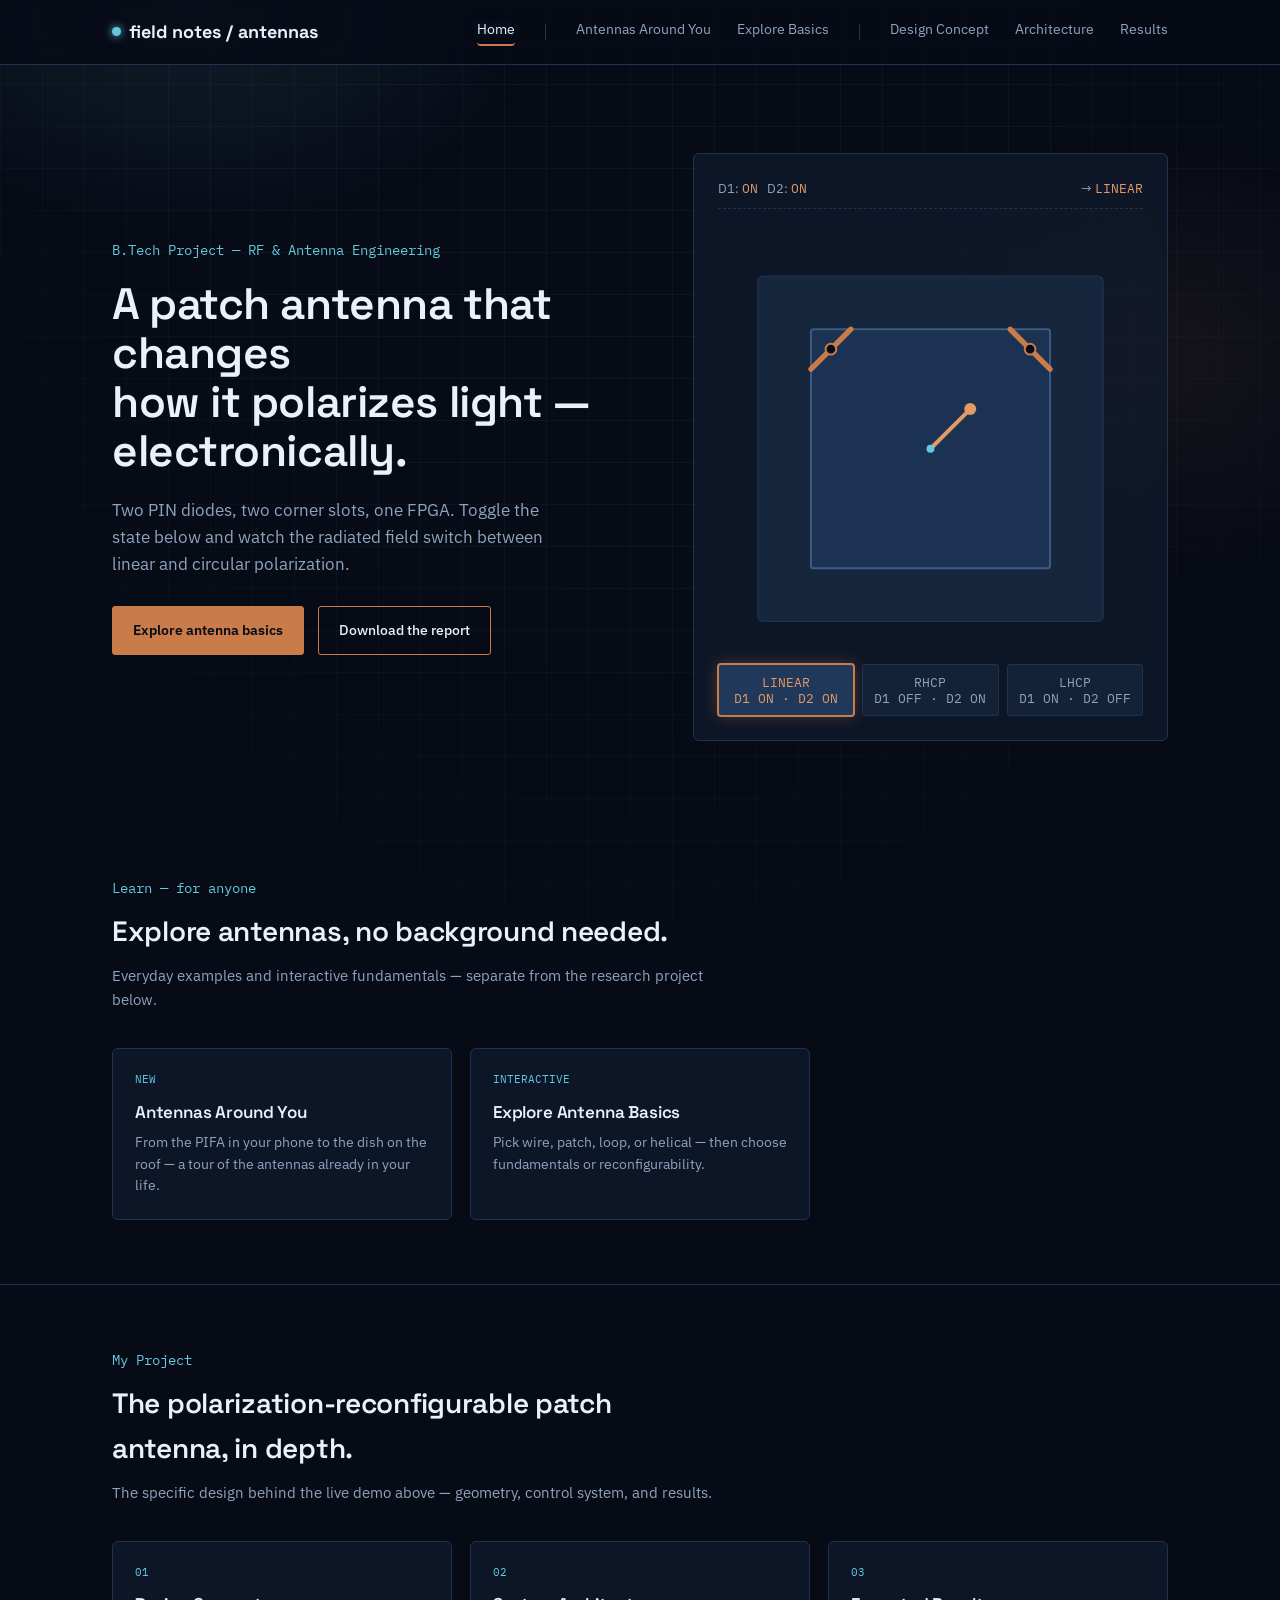
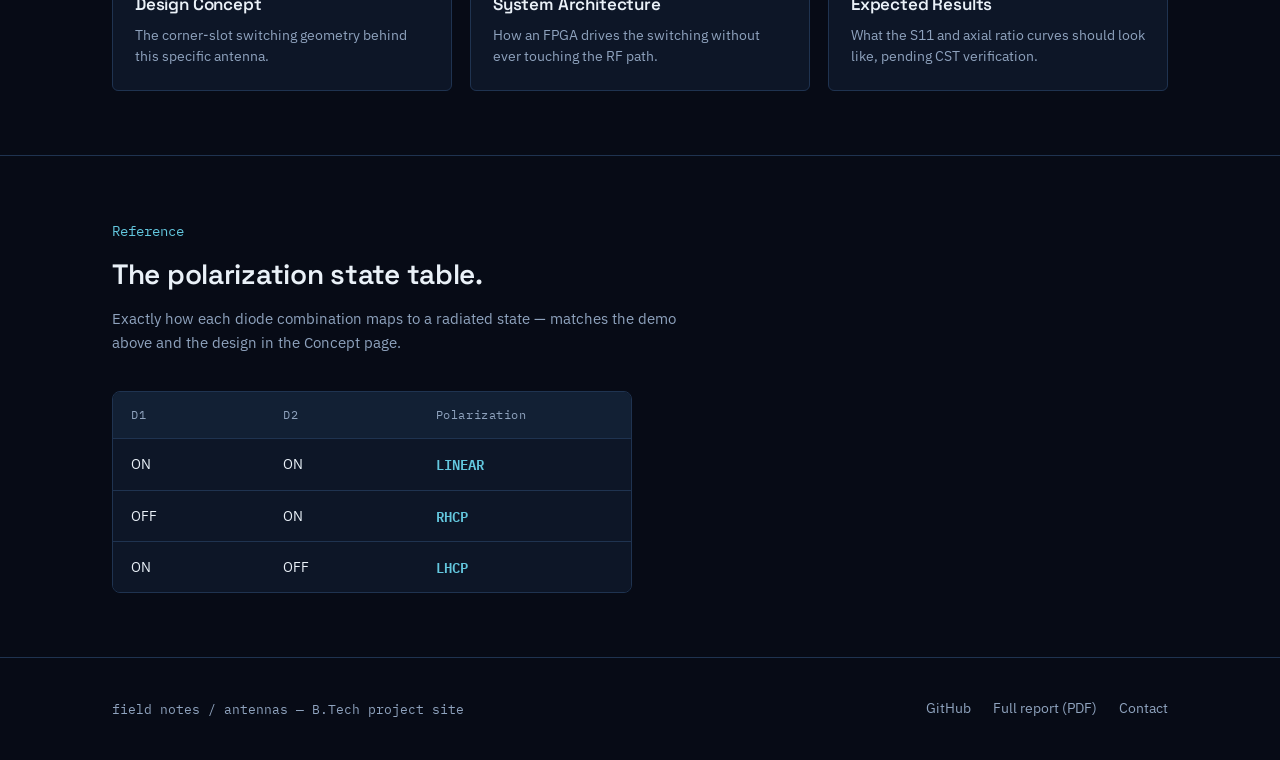
<file: index.html>
<!DOCTYPE html>
<html lang="en">
<head>
<meta charset="UTF-8">
<meta name="viewport" content="width=device-width, initial-scale=1.0">
<title>Field Notes — Polarization Reconfigurable Antenna</title>
<link rel="preconnect" href="https://fonts.googleapis.com">
<link href="https://fonts.googleapis.com/css2?family=Space+Grotesk:wght@400;500;600;700&family=IBM+Plex+Sans:wght@400;500;600&family=IBM+Plex+Mono:wght@400;500;600&display=swap" rel="stylesheet">
<link rel="stylesheet" href="style.css">
</head>
<body>

<nav id="site-nav"></nav>

<div class="hero">
  <div class="wrap hero-grid">
    <div>
      <div class="kicker mono">B.Tech Project — RF &amp; Antenna Engineering</div>
      <h1>A patch antenna that changes<br>how it polarizes light — electronically.</h1>
      <p class="lead">Two PIN diodes, two corner slots, one FPGA. Toggle the state below and watch the radiated field switch between linear and circular polarization.</p>
      <div class="cta-row">
        <a class="btn solid" href="explore.html">Explore antenna basics</a>
        <a class="btn" href="#">Download the report</a>
      </div>
    </div>

    <div class="demo-panel">
      <div class="demo-readout">
        <span>D1: <span class="mono state" id="d1-state">ON</span> &nbsp; D2: <span class="mono state" id="d2-state">ON</span></span>
        <span>→ <span class="mono state" id="pol-state">LINEAR</span></span>
      </div>
      <svg id="demo-svg" viewBox="0 0 320 320" width="100%" style="display:block;">
        <rect x="30" y="40" width="260" height="260" rx="4" fill="#16263D" stroke="#1F3350"/>
        <rect x="70" y="80" width="180" height="180" rx="2" fill="#1B3252" stroke="#3E5C82" stroke-width="1.5"/>
        <line id="slot1" x1="70" y1="110" x2="100" y2="80" stroke="#C97C4A" stroke-width="4" stroke-linecap="round"/>
        <circle cx="85" cy="95" r="4" fill="#070B16" stroke="#C97C4A" stroke-width="1.5"/>
        <line id="slot2" x1="220" y1="80" x2="250" y2="110" stroke="#C97C4A" stroke-width="4" stroke-linecap="round"/>
        <circle cx="235" cy="95" r="4" fill="#070B16" stroke="#C97C4A" stroke-width="1.5"/>
        <g id="vector-group" transform="translate(160,170)">
          <line id="vector" x1="0" y1="0" x2="0" y2="-70" stroke="#E39A66" stroke-width="3" stroke-linecap="round"/>
          <circle cx="0" cy="-70" r="4.5" fill="#E39A66"/>
        </g>
        <circle cx="160" cy="170" r="3" fill="#63C7DE"/>
      </svg>
      <div class="demo-buttons">
        <button class="state-btn active" data-state="lp">LINEAR<br>D1 ON · D2 ON</button>
        <button class="state-btn" data-state="rhcp">RHCP<br>D1 OFF · D2 ON</button>
        <button class="state-btn" data-state="lhcp">LHCP<br>D1 ON · D2 OFF</button>
      </div>
    </div>
  </div>
</div>

<section>
  <div class="wrap">
    <div class="section-head">
      <div class="kicker mono">Learn — for anyone</div>
      <h2>Explore antennas, no background needed.</h2>
      <p>Everyday examples and interactive fundamentals — separate from the research project below.</p>
    </div>
    <div class="nav-cards">
      <a class="nav-card" href="everyday.html">
        <div class="tag">NEW</div>
        <h3>Antennas Around You</h3>
        <p>From the PIFA in your phone to the dish on the roof — a tour of the antennas already in your life.</p>
      </a>
      <a class="nav-card" href="explore.html">
        <div class="tag">INTERACTIVE</div>
        <h3>Explore Antenna Basics</h3>
        <p>Pick wire, patch, loop, or helical — then choose fundamentals or reconfigurability.</p>
      </a>
    </div>
  </div>
</section>

<section>
  <div class="wrap">
    <div class="section-head">
      <div class="kicker mono">My Project</div>
      <h2>The polarization-reconfigurable patch antenna, in depth.</h2>
      <p>The specific design behind the live demo above — geometry, control system, and results.</p>
    </div>
    <div class="nav-cards">
      <a class="nav-card" href="concept.html">
        <div class="tag">01</div>
        <h3>Design Concept</h3>
        <p>The corner-slot switching geometry behind this specific antenna.</p>
      </a>
      <a class="nav-card" href="architecture.html">
        <div class="tag">02</div>
        <h3>System Architecture</h3>
        <p>How an FPGA drives the switching without ever touching the RF path.</p>
      </a>
      <a class="nav-card" href="results.html">
        <div class="tag">03</div>
        <h3>Expected Results</h3>
        <p>What the S11 and axial ratio curves should look like, pending CST verification.</p>
      </a>
    </div>
  </div>
</section>

<section>
  <div class="wrap">
    <div class="section-head">
      <div class="kicker mono">Reference</div>
      <h2>The polarization state table.</h2>
      <p>Exactly how each diode combination maps to a radiated state — matches the demo above and the design in the Concept page.</p>
    </div>
    <div class="state-table" role="table" aria-label="Diode state to polarization mapping">
      <div class="state-table-row state-table-head" role="row">
        <span role="columnheader">D1</span><span role="columnheader">D2</span><span role="columnheader">Polarization</span>
      </div>
      <div class="state-table-row" role="row"><span role="cell">ON</span><span role="cell">ON</span><span role="cell" class="mono accent">LINEAR</span></div>
      <div class="state-table-row" role="row"><span role="cell">OFF</span><span role="cell">ON</span><span role="cell" class="mono accent">RHCP</span></div>
      <div class="state-table-row" role="row"><span role="cell">ON</span><span role="cell">OFF</span><span role="cell" class="mono accent">LHCP</span></div>
    </div>
  </div>
</section>

<footer id="site-footer"></footer>

<script src="common.js"></script>
<script>
(function(){
  const states = {
    lp:   { d1:'ON',  d2:'ON',  label:'LINEAR' },
    rhcp: { d1:'OFF', d2:'ON',  label:'RHCP'   },
    lhcp: { d1:'ON',  d2:'OFF', label:'LHCP'   }
  };
  const buttons = document.querySelectorAll('.state-btn');
  const d1El = document.getElementById('d1-state');
  const d2El = document.getElementById('d2-state');
  const polEl = document.getElementById('pol-state');
  const slot1 = document.getElementById('slot1');
  const slot2 = document.getElementById('slot2');
  const vectorGroup = document.getElementById('vector-group');
  let mode = 'lp'; let t = 0;
  const reduced = window.matchMedia('(prefers-reduced-motion: reduce)').matches;

  function setState(key){
    mode = key; const s = states[key];
    d1El.textContent = s.d1; d2El.textContent = s.d2; polEl.textContent = s.label;
    slot1.setAttribute('stroke', s.d1 === 'ON' ? '#C97C4A' : '#070B16');
    slot1.setAttribute('stroke-dasharray', s.d1 === 'ON' ? '0' : '3 3');
    slot2.setAttribute('stroke', s.d2 === 'ON' ? '#C97C4A' : '#070B16');
    slot2.setAttribute('stroke-dasharray', s.d2 === 'ON' ? '0' : '3 3');
    buttons.forEach(b => b.classList.toggle('active', b.dataset.state === key));
  }
  buttons.forEach(b => b.addEventListener('click', () => setState(b.dataset.state)));

  function animate(){
    t += reduced ? 0 : 0.04;
    let angle, length = 70;
    if (mode === 'lp') { angle = 45; length = 55 + 15 * Math.sin(t * 2); }
    else if (mode === 'rhcp') { angle = (t * 60) % 360; }
    else { angle = (-t * 60) % 360; }
    const rad = angle * Math.PI / 180;
    const x = length * Math.sin(rad); const y = -length * Math.cos(rad);
    vectorGroup.querySelector('#vector').setAttribute('x2', x.toFixed(1));
    vectorGroup.querySelector('#vector').setAttribute('y2', y.toFixed(1));
    vectorGroup.querySelector('circle').setAttribute('cx', x.toFixed(1));
    vectorGroup.querySelector('circle').setAttribute('cy', y.toFixed(1));
    requestAnimationFrame(animate);
  }
  setState('lp'); animate();
})();
</script>

</body>
</html>
</file>
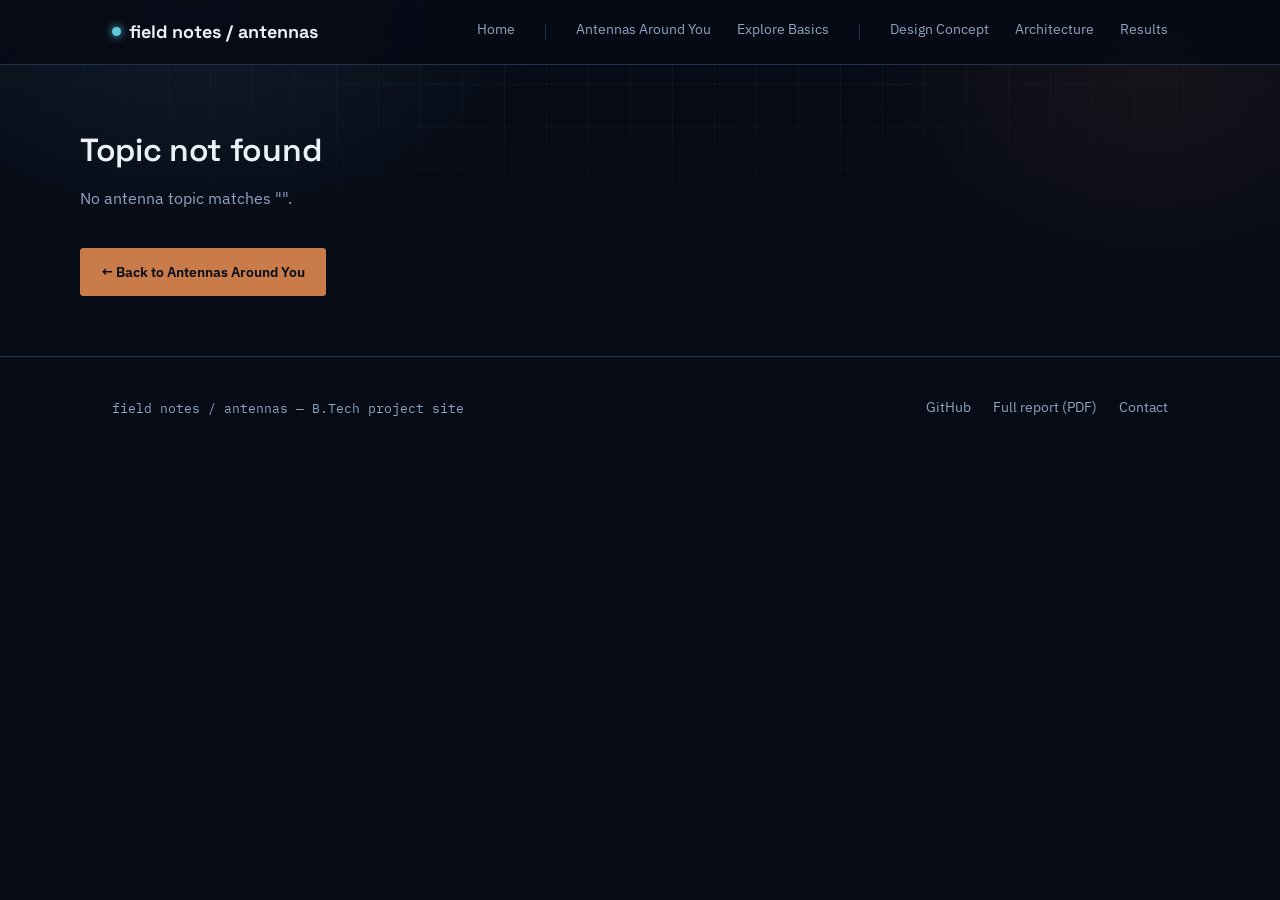
<file: antenna.html>
<!DOCTYPE html>
<html lang="en">
<head>
<meta charset="UTF-8">
<meta name="viewport" content="width=device-width, initial-scale=1.0">
<title>Antenna Topic — Field Notes</title>
<link rel="preconnect" href="https://fonts.googleapis.com">
<link href="https://fonts.googleapis.com/css2?family=Space+Grotesk:wght@400;500;600;700&family=IBM+Plex+Sans:wght@400;500;600&family=IBM+Plex+Mono:wght@400;500;600&display=swap" rel="stylesheet">
<link rel="stylesheet" href="../style.css">
</head>
<body>

<div class="rf-bg" id="rf-bg"></div>

<nav id="site-nav"></nav>

<div id="page-root">
  <div class="wrap" style="padding-top:32px;">
    <p class="fine mono">Loading topic…</p>
  </div>
</div>

<footer id="site-footer"></footer>

<script src="../common.js"></script>
<script src="data.js"></script>
<script>
(function(){
  const params = new URLSearchParams(window.location.search);
  const slug = params.get("type");
  const topic = ANTENNA_TOPICS[slug];
  const root = document.getElementById("page-root");

  if (!topic) {
    root.innerHTML = `
      <div class="wrap" style="padding:60px 0;">
        <h1>Topic not found</h1>
        <p style="color:var(--ink-dim);margin-top:10px;">No antenna topic matches "${slug || ''}".</p>
        <a class="btn solid" style="margin-top:20px;display:inline-block;" href="../everyday.html">← Back to Antennas Around You</a>
      </div>`;
    return;
  }

  document.title = topic.name + " — Field Notes";

  const RECON_LABELS = { yagi_uda:"Yagi-Uda" };

  root.innerHTML = `
    <div class="topic-hero">
      <div class="wrap">
        <a class="topic-back" href="../everyday.html">← All antenna topics</a>
        <div class="kicker mono">YOUR INTEREST · ANTENNA TOPIC</div>
        <h1>${topic.name}</h1>
        <p class="tagline">${topic.tagline}</p>
        <div class="stat-row">
          ${topic.stats.map(s => `<div class="stat-chip">${s.label}: <b>${s.value}</b></div>`).join("")}
        </div>
      </div>
    </div>

    <section>
      <div class="wrap">
        <div class="section-head"><div class="kicker mono">Overview</div><h2>What it is, and why it's used.</h2></div>
        <div class="theory-block">${topic.overview}</div>
      </div>
    </section>

    <section>
      <div class="wrap">
        <div class="section-head"><div class="kicker mono">Structure</div><h2>The major components — hover to trace each one.</h2></div>
        <div class="structure-interactive">
          <div class="structure-diagram" id="structure-diagram"></div>
          <div class="structure-grid" id="structure-list">
            ${topic.structure.map(s => `<div class="structure-card" data-part="${s.id}"><h4>${s.title}</h4><p>${s.desc}</p></div>`).join("")}
          </div>
        </div>
      </div>
    </section>

    <section>
      <div class="wrap">
        <div class="section-head"><div class="kicker mono">Working Principle</div><h2>How it actually radiates.</h2></div>
        <div class="theory-block">${topic.working}</div>
      </div>
    </section>

    <section>
      <div class="wrap">
        <div class="section-head"><div class="kicker mono">Radiation Pattern</div><h2>A conceptual look at where the energy goes.</h2></div>
        <div class="pattern-row">
          <div class="pattern-diagram" id="pattern-diagram"></div>
          <div class="pattern-note">
            <span class="stamp" style="position:static;display:inline-block;margin-bottom:12px;">CONCEPTUAL — NOT SIMULATION DATA</span>
            <p>${topic.radiation.note}.</p>
          </div>
        </div>
      </div>
    </section>

    <section>
      <div class="wrap">
        <div class="section-head"><div class="kicker mono">Characteristics</div><h2>What to expect, at a glance.</h2></div>
        <div class="characteristics-grid">
          ${topic.characteristics.map(c => `<div class="characteristic-pill"><span class="label">${c.label.toUpperCase()}</span><span class="value">${c.value}</span></div>`).join("")}
        </div>
      </div>
    </section>

    <section>
      <div class="wrap">
        <div class="section-head"><div class="kicker mono">Applications</div><h2>Where you'll actually find one.</h2></div>
        <div class="app-grid">
          ${topic.applications.map(a => `<div class="app-card"><h4>${a.title}</h4><p>${a.desc}</p></div>`).join("")}
        </div>
      </div>
    </section>

    <section>
      <div class="wrap">
        <div class="section-head"><div class="kicker mono">Can It Be Reconfigured?</div><h2>Where this connects to the actual project.</h2></div>
        <div class="recon-answer ${topic.reconfigurable.possible ? 'yes' : 'no'}">
          <span class="recon-flag">${topic.reconfigurable.possible ? '◆ RECONFIGURABLE' : '◇ TYPICALLY FIXED'}</span>
          <p>${topic.reconfigurable.text}</p>
        </div>
      </div>
    </section>

    <section>
      <div class="wrap">
        <div class="section-head"><div class="kicker mono">Field Notes</div><h2>A couple of things worth knowing.</h2></div>
        <div class="facts-row">
          ${topic.facts.map(f => `<div class="fact-card"><span class="tag">FACT</span>${f}</div>`).join("")}
        </div>
      </div>
    </section>

    ${(topic.related && topic.related.length) ? `
    <section>
      <div class="wrap">
        <div class="section-head"><div class="kicker mono">Related Antennas</div><h2>Keep exploring.</h2></div>
        <div class="related-grid">
          ${topic.related.map(r => ANTENNA_TOPICS[r] ? `
            <a class="nav-card" href="antenna.html?type=${r}">
              <div class="tag">TOPIC</div>
              <h3>${ANTENNA_TOPICS[r].name} <span class="card-arrow">→</span></h3>
              <p>${ANTENNA_TOPICS[r].tagline}</p>
            </a>` : '').join("")}
        </div>
      </div>
    </section>` : ''}

    <section>
      <div class="wrap" style="text-align:center;padding:20px 0 8px;">
        <a class="btn" href="../everyday.html">← Back to Antennas Around You</a>
      </div>
    </section>
  `;

  renderBackground(topic.bg);
  renderStructureDiagram(topic.structure);
  renderPatternDiagram(topic.radiation.type);
  wireStructureHover();

  function renderBackground(type){
    const bg = document.getElementById("rf-bg");
    const reduced = window.matchMedia('(prefers-reduced-motion: reduce)').matches;
    if (reduced) { bg.style.display = "none"; return; }

    if (type === "field") {
      // expanding rectangular field pattern — patch / PIFA
      bg.innerHTML = `<svg viewBox="0 0 800 600" preserveAspectRatio="xMidYMid slice">
        <g transform="translate(400,300)">
          ${[0,1,2,3].map(i => `<rect class="rf-field-ring" x="${-70-i*55}" y="${-50-i*40}" width="${140+i*110}" height="${100+i*80}" rx="6"/>`).join("")}
        </g>
      </svg>`;
    } else if (type === "symmetric") {
      // symmetric oscillating waves — dipole / loop
      bg.innerHTML = `<svg viewBox="0 0 800 600" preserveAspectRatio="xMidYMid slice">
        <g transform="translate(400,300)">
          <circle class="rf-ring" r="260"/><circle class="rf-ring" r="260"/>
          <circle class="rf-ring rf-ring-b" r="260"/><circle class="rf-ring rf-ring-b" r="260"/>
        </g>
      </svg>`;
    } else if (type === "spiral") {
      // rotating spiral — helical
      bg.innerHTML = `<svg viewBox="0 0 800 600" preserveAspectRatio="xMidYMid slice">
        <g class="rf-spiral" transform="translate(400,300)">
          <path d="M0,0 C40,-10 40,-50 0,-60 C-60,-72 -60,-140 0,-160 C80,-182 80,-260 0,-280"
                fill="none" stroke="#63C7DE" stroke-width="1.4" opacity="0.5"/>
          <path d="M0,0 C-40,10 -40,50 0,60 C60,72 60,140 0,160 C-80,182 -80,260 0,280"
                fill="none" stroke="#C97C4A" stroke-width="1.4" opacity="0.4"/>
        </g>
      </svg>`;
    } else if (type === "converging") {
      // converging/diverging rays — parabolic
      bg.innerHTML = `<svg viewBox="0 0 800 600" preserveAspectRatio="xMidYMid slice">
        <g transform="translate(400,300)">
          ${[-120,-70,-20,20,70,120].map(y => `<line class="rf-converge" x1="-380" y1="${y*2.1}" x2="0" y2="0" />`).join("")}
        </g>
      </svg>`;
    } else if (type === "multi") {
      // multiple synchronized sources — array
      bg.innerHTML = `<svg viewBox="0 0 800 600" preserveAspectRatio="xMidYMid slice">
        ${[150,320,490,660].map((x,i) => `
          <g transform="translate(${x},430)">
            <circle class="rf-ring rf-ring-multi" r="150" style="animation-delay:${i*0.4}s"/>
            <circle class="rf-ring rf-ring-multi" r="150" style="animation-delay:${i*0.4+1.1}s"/>
          </g>`).join("")}
      </svg>`;
    } else if (type === "sweep") {
      bg.innerHTML = `<svg viewBox="0 0 800 600" preserveAspectRatio="xMidYMid slice">
        <g transform="translate(400,300)">
          <circle r="260" fill="none" stroke="#1F3350" stroke-width="1"/>
          <circle r="180" fill="none" stroke="#1F3350" stroke-width="1"/>
          <circle r="100" fill="none" stroke="#1F3350" stroke-width="1"/>
          <g class="rf-sweep">
            <path d="M0,0 L260,0 A260,260 0 0,0 184,-184 Z" fill="#63C7DE" opacity="0.18"/>
          </g>
        </g>
      </svg>`;
    } else {
      // "directional" default — travelling wavefronts moving one way (yagi)
      bg.innerHTML = `<svg viewBox="0 0 800 600" preserveAspectRatio="xMidYMid slice">
        <line x1="0" y1="150" x2="800" y2="150" stroke="#1F3350" stroke-width="1"/>
        <line x1="0" y1="300" x2="800" y2="300" stroke="#1F3350" stroke-width="1"/>
        <line x1="0" y1="450" x2="800" y2="450" stroke="#1F3350" stroke-width="1"/>
        <circle class="rf-pulse" cx="0" cy="150" r="6" fill="#C97C4A"/>
        <circle class="rf-pulse" cx="0" cy="150" r="6" fill="#C97C4A"/>
        <circle class="rf-pulse" cx="0" cy="300" r="6" fill="#63C7DE"/>
        <circle class="rf-pulse" cx="0" cy="300" r="6" fill="#63C7DE"/>
        <circle class="rf-pulse" cx="0" cy="450" r="6" fill="#C97C4A"/>
        <circle class="rf-pulse" cx="0" cy="450" r="6" fill="#C97C4A"/>
      </svg>`;
    }
  }

  // Generic, reusable structure diagram: lays out N components evenly
  // around a small schematic core so every antenna gets the same
  // interactive treatment without hand-drawn per-type art.
  function renderStructureDiagram(parts){
    const el = document.getElementById("structure-diagram");
    const n = parts.length;
    const cx = 150, cy = 150, r = 96;
    const nodes = parts.map((p, i) => {
      const angle = (-90 + (360 / n) * i) * Math.PI / 180;
      const x = cx + r * Math.cos(angle);
      const y = cy + r * Math.sin(angle);
      return { ...p, x, y };
    });
    const lines = nodes.map(p => `<line x1="${cx}" y1="${cy}" x2="${p.x.toFixed(1)}" y2="${p.y.toFixed(1)}" stroke="#1F3350" stroke-width="1.5"/>`).join("");
    const dots = nodes.map(p => `
      <g class="struct-node" data-part="${p.id}">
        <circle cx="${p.x.toFixed(1)}" cy="${p.y.toFixed(1)}" r="22" fill="#0F1A2C" stroke="#1F3350" stroke-width="1.5" class="struct-halo"/>
        <circle cx="${p.x.toFixed(1)}" cy="${p.y.toFixed(1)}" r="7" fill="#C97C4A" class="struct-dot"/>
      </g>`).join("");
    el.innerHTML = `<svg viewBox="0 0 300 300" width="100%">
      ${lines}
      <circle cx="${cx}" cy="${cy}" r="26" fill="#16263D" stroke="#3E5C82" stroke-width="1.5"/>
      <circle cx="${cx}" cy="${cy}" r="4" fill="#63C7DE"/>
      ${dots}
    </svg>`;
  }

  function wireStructureHover(){
    const nodes = document.querySelectorAll('.struct-node');
    const cards = document.querySelectorAll('.structure-card');
    function setActive(part){
      nodes.forEach(n => n.classList.toggle('active', n.dataset.part === part));
      cards.forEach(c => c.classList.toggle('active', c.dataset.part === part));
    }
    nodes.forEach(n => {
      n.addEventListener('mouseenter', () => setActive(n.dataset.part));
      n.addEventListener('mouseleave', () => setActive(null));
      n.addEventListener('focus', () => setActive(n.dataset.part));
    });
    cards.forEach(c => {
      c.addEventListener('mouseenter', () => setActive(c.dataset.part));
      c.addEventListener('mouseleave', () => setActive(null));
    });
  }

  // Reusable conceptual polar-pattern generator, driven by `type`.
  function renderPatternDiagram(type){
    const el = document.getElementById("pattern-diagram");
    const cx = 130, cy = 130;
    const pts = [];
    const N = 120;
    for (let i = 0; i <= N; i++){
      const theta = (i / N) * 2 * Math.PI;
      let rr;
      if (type === "omni") rr = 95;
      else if (type === "figure8") rr = 95 * Math.abs(Math.sin(theta));
      else if (type === "broadside") rr = 95 * Math.pow(Math.max(0, Math.cos(theta)), 0.6);
      else if (type === "axial") rr = 95 * Math.pow(Math.max(0, Math.cos(theta)), 4);
      else if (type === "converge") rr = 95 * Math.pow(Math.max(0, Math.cos(theta)), 8);
      else if (type === "multilobe") rr = 95 * Math.abs(Math.cos(theta)) * (0.55 + 0.45 * Math.abs(Math.cos(3 * theta)));
      else /* lobe */ rr = 95 * Math.pow(Math.max(0, (1 + Math.cos(theta)) / 2), 1.6) + 6 * Math.pow(Math.max(0, -Math.cos(theta)), 3);
      const x = cx + rr * Math.sin(theta);
      const y = cy - rr * Math.cos(theta);
      pts.push(`${x.toFixed(1)},${y.toFixed(1)}`);
    }
    el.innerHTML = `<svg viewBox="0 0 260 260" width="100%">
      <circle cx="${cx}" cy="${cy}" r="95" fill="none" stroke="#1F3350" stroke-width="1"/>
      <circle cx="${cx}" cy="${cy}" r="63" fill="none" stroke="#1F3350" stroke-width="1" stroke-dasharray="2 3"/>
      <circle cx="${cx}" cy="${cy}" r="31" fill="none" stroke="#1F3350" stroke-width="1" stroke-dasharray="2 3"/>
      <line x1="${cx}" y1="${cy-95}" x2="${cx}" y2="${cy+95}" stroke="#1F3350" stroke-width="1"/>
      <line x1="${cx-95}" y1="${cy}" x2="${cx+95}" y2="${cy}" stroke="#1F3350" stroke-width="1"/>
      <polygon points="${pts.join(' ')}" fill="rgba(99,199,222,0.16)" stroke="#63C7DE" stroke-width="2" class="pattern-poly"/>
      <circle cx="${cx}" cy="${cy}" r="3.5" fill="#E39A66"/>
    </svg>`;
  }
})();
</script>

</body>
</html>
</file>
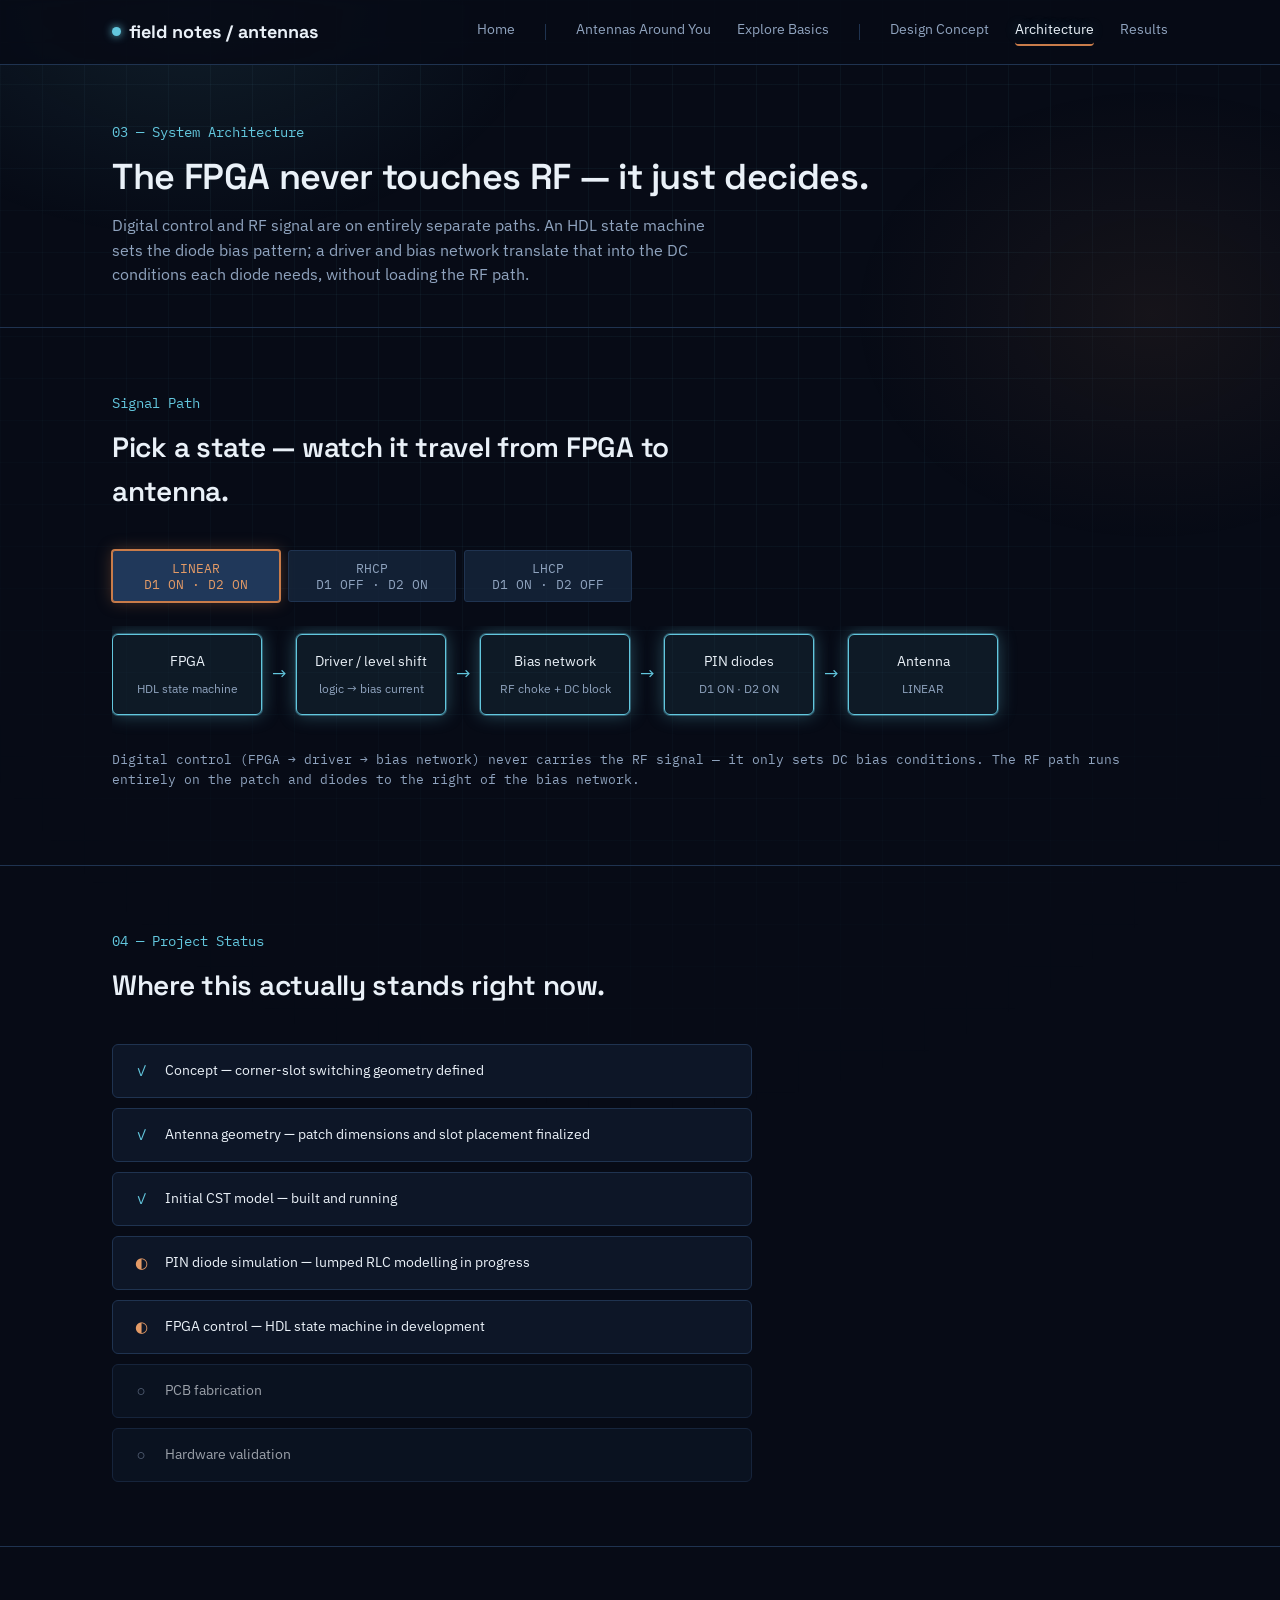
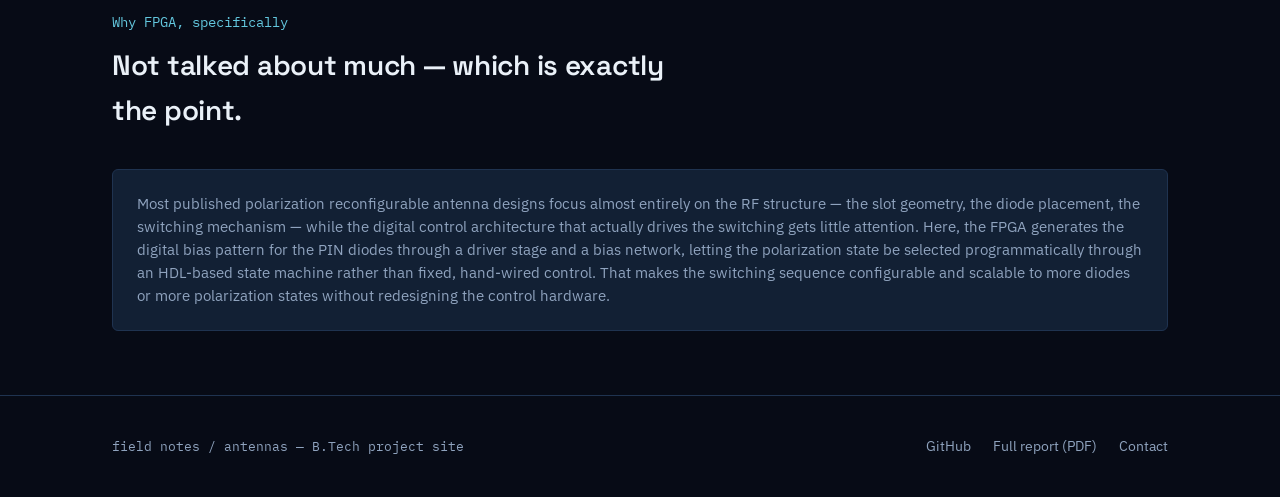
<file: architecture.html>
<!DOCTYPE html>
<html lang="en">
<head>
<meta charset="UTF-8">
<meta name="viewport" content="width=device-width, initial-scale=1.0">
<title>System Architecture — Field Notes</title>
<link rel="preconnect" href="https://fonts.googleapis.com">
<link href="https://fonts.googleapis.com/css2?family=Space+Grotesk:wght@400;500;600;700&family=IBM+Plex+Sans:wght@400;500;600&family=IBM+Plex+Mono:wght@400;500;600&display=swap" rel="stylesheet">
<link rel="stylesheet" href="style.css">
</head>
<body>

<nav id="site-nav"></nav>

<div class="page-header">
  <div class="wrap">
    <div class="kicker mono">03 — System Architecture</div>
    <h1>The FPGA never touches RF — it just decides.</h1>
    <p>Digital control and RF signal are on entirely separate paths. An HDL state machine sets the diode bias pattern; a driver and bias network translate that into the DC conditions each diode needs, without loading the RF path.</p>
  </div>
</div>

<section>
  <div class="wrap">
    <div class="section-head">
      <div class="kicker mono">Signal Path</div>
      <h2>Pick a state — watch it travel from FPGA to antenna.</h2>
    </div>
    <div class="fpga-state-picker">
      <button class="state-btn active" data-arch-state="lp">LINEAR<br>D1 ON · D2 ON</button>
      <button class="state-btn" data-arch-state="rhcp">RHCP<br>D1 OFF · D2 ON</button>
      <button class="state-btn" data-arch-state="lhcp">LHCP<br>D1 ON · D2 OFF</button>
    </div>
    <div class="flow" id="fpga-flow">
      <div class="flow-block accent" data-stage="0">FPGA<span class="flow-sub">HDL state machine</span></div>
      <div class="flow-arrow" data-stage-arrow="0">→</div>
      <div class="flow-block" data-stage="1">Driver / level shift<span class="flow-sub">logic → bias current</span></div>
      <div class="flow-arrow" data-stage-arrow="1">→</div>
      <div class="flow-block" data-stage="2">Bias network<span class="flow-sub">RF choke + DC block</span></div>
      <div class="flow-arrow" data-stage-arrow="2">→</div>
      <div class="flow-block" data-stage="3">PIN diodes<span class="flow-sub" id="diode-readout">D1, D2</span></div>
      <div class="flow-arrow" data-stage-arrow="3">→</div>
      <div class="flow-block accent" data-stage="4">Antenna<span class="flow-sub" id="pol-readout">radiated polarization</span></div>
    </div>
    <p class="fine mono" style="margin-top:14px;">Digital control (FPGA → driver → bias network) never carries the RF signal — it only sets DC bias conditions. The RF path runs entirely on the patch and diodes to the right of the bias network.</p>
  </div>
</section>

<section>
  <div class="wrap">
    <div class="section-head">
      <div class="kicker mono">04 — Project Status</div>
      <h2>Where this actually stands right now.</h2>
    </div>
    <div class="status-list">
      <div class="status-item done"><span class="status-icon">✓</span><span>Concept — corner-slot switching geometry defined</span></div>
      <div class="status-item done"><span class="status-icon">✓</span><span>Antenna geometry — patch dimensions and slot placement finalized</span></div>
      <div class="status-item done"><span class="status-icon">✓</span><span>Initial CST model — built and running</span></div>
      <div class="status-item progress"><span class="status-icon">◐</span><span>PIN diode simulation — lumped RLC modelling in progress</span></div>
      <div class="status-item progress"><span class="status-icon">◐</span><span>FPGA control — HDL state machine in development</span></div>
      <div class="status-item pending"><span class="status-icon">○</span><span>PCB fabrication</span></div>
      <div class="status-item pending"><span class="status-icon">○</span><span>Hardware validation</span></div>
    </div>
  </div>
</section>

<section>
  <div class="wrap">
    <div class="section-head">
      <div class="kicker mono">Why FPGA, specifically</div>
      <h2>Not talked about much — which is exactly the point.</h2>
    </div>
    <div class="theory-block">
      Most published polarization reconfigurable antenna designs focus almost entirely on the RF structure — the slot geometry, the diode placement, the switching mechanism — while the digital control architecture that actually drives the switching gets little attention. Here, the FPGA generates the digital bias pattern for the PIN diodes through a driver stage and a bias network, letting the polarization state be selected programmatically through an HDL-based state machine rather than fixed, hand-wired control. That makes the switching sequence configurable and scalable to more diodes or more polarization states without redesigning the control hardware.
    </div>
  </div>
</section>

<footer id="site-footer"></footer>
<script src="common.js"></script>
<script>
(function(){
  const states = {
    lp:   { d1:'ON',  d2:'ON',  label:'LINEAR' },
    rhcp: { d1:'OFF', d2:'ON',  label:'RHCP'   },
    lhcp: { d1:'ON',  d2:'OFF', label:'LHCP'   }
  };
  const buttons = document.querySelectorAll('[data-arch-state]');
  const stages = document.querySelectorAll('[data-stage]');
  const arrows = document.querySelectorAll('[data-stage-arrow]');
  const diodeReadout = document.getElementById('diode-readout');
  const polReadout = document.getElementById('pol-readout');

  function playSignal(key){
    const s = states[key];
    buttons.forEach(b => b.classList.toggle('active', b.dataset.archState === key));
    diodeReadout.textContent = `D1 ${s.d1} · D2 ${s.d2}`;
    polReadout.textContent = s.label;
    stages.forEach(el => el.classList.remove('flow-active'));
    arrows.forEach(el => el.classList.remove('flow-active'));
    const reduced = window.matchMedia('(prefers-reduced-motion: reduce)').matches;
    if (reduced){ stages.forEach(el => el.classList.add('flow-active')); return; }
    [0,1,2,3,4].forEach(i => {
      setTimeout(() => document.querySelector(`[data-stage="${i}"]`).classList.add('flow-active'), i * 220);
      if (i < 4) setTimeout(() => document.querySelector(`[data-stage-arrow="${i}"]`).classList.add('flow-active'), i * 220 + 110);
    });
  }
  buttons.forEach(b => b.addEventListener('click', () => playSignal(b.dataset.archState)));
  playSignal('lp');
})();
</script>
</body>
</html>
</file>
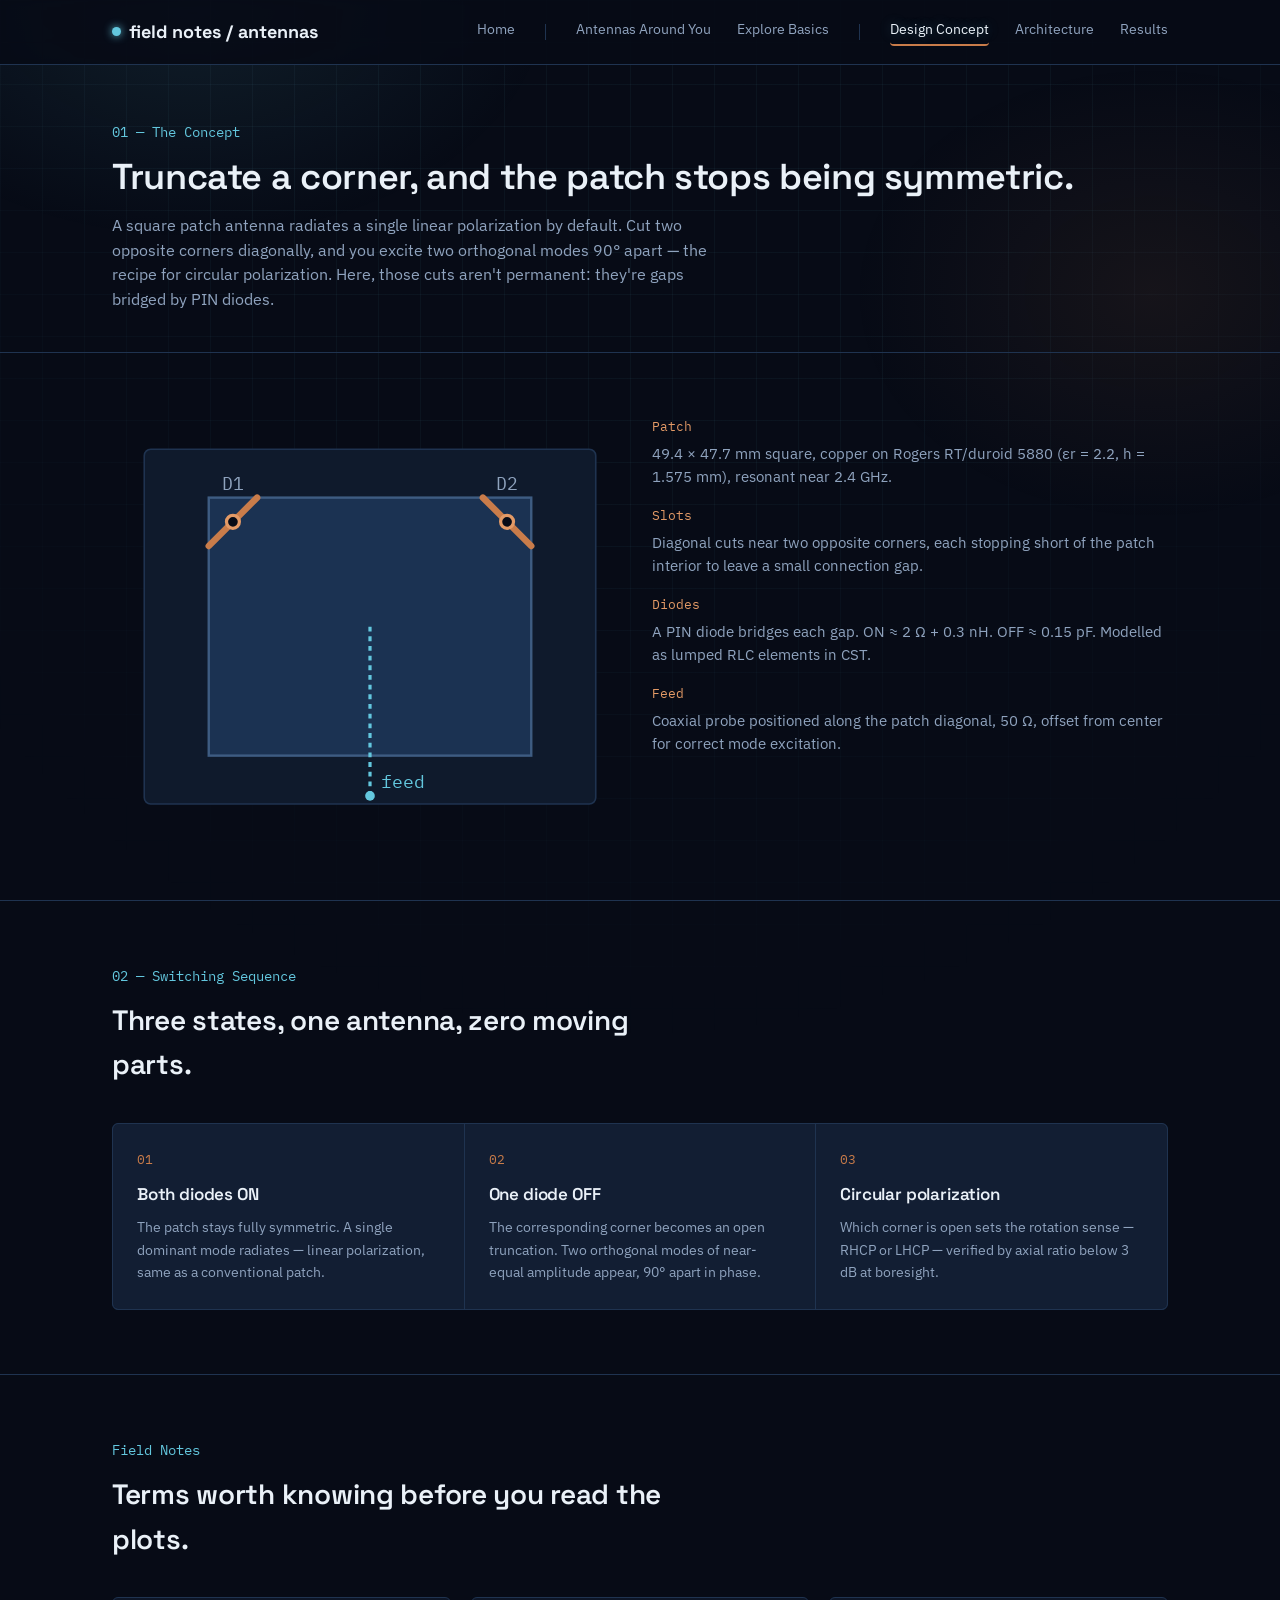
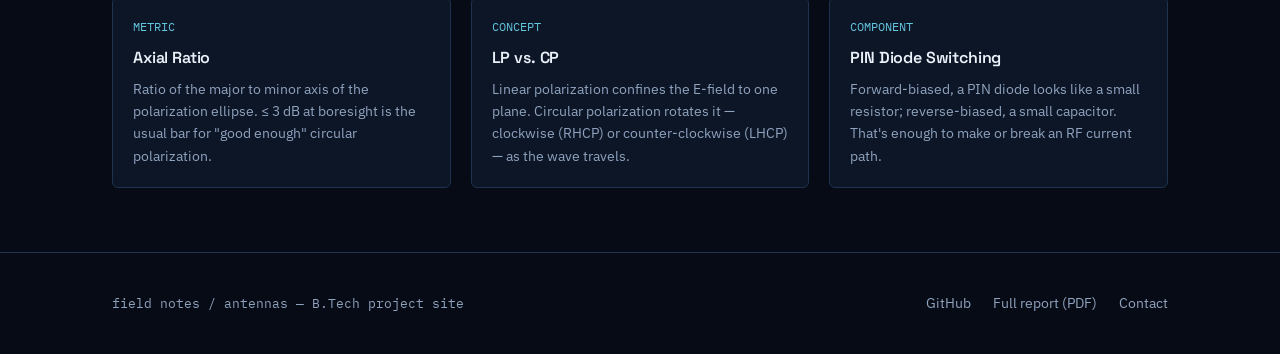
<file: concept.html>
<!DOCTYPE html>
<html lang="en">
<head>
<meta charset="UTF-8">
<meta name="viewport" content="width=device-width, initial-scale=1.0">
<title>Design Concept — Field Notes</title>
<link rel="preconnect" href="https://fonts.googleapis.com">
<link href="https://fonts.googleapis.com/css2?family=Space+Grotesk:wght@400;500;600;700&family=IBM+Plex+Sans:wght@400;500;600&family=IBM+Plex+Mono:wght@400;500;600&display=swap" rel="stylesheet">
<link rel="stylesheet" href="style.css">
</head>
<body>

<nav id="site-nav"></nav>

<div class="page-header">
  <div class="wrap">
    <div class="kicker mono">01 — The Concept</div>
    <h1>Truncate a corner, and the patch stops being symmetric.</h1>
    <p>A square patch antenna radiates a single linear polarization by default. Cut two opposite corners diagonally, and you excite two orthogonal modes 90° apart — the recipe for circular polarization. Here, those cuts aren't permanent: they're gaps bridged by PIN diodes.</p>
  </div>
</div>

<section>
  <div class="wrap">
    <div class="card-grid-2">
      <svg viewBox="0 0 320 260" width="100%">
        <rect x="20" y="20" width="280" height="220" rx="4" fill="#0F1A2C" stroke="#1F3350"/>
        <rect x="60" y="50" width="200" height="160" fill="#1B3252" stroke="#3E5C82" stroke-width="1.5"/>
        <line x1="60" y1="80" x2="90" y2="50" stroke="#C97C4A" stroke-width="4" stroke-linecap="round"/>
        <line x1="230" y1="50" x2="260" y2="80" stroke="#C97C4A" stroke-width="4" stroke-linecap="round"/>
        <circle cx="75" cy="65" r="4" fill="#070B16" stroke="#E39A66" stroke-width="2"/>
        <circle cx="245" cy="65" r="4" fill="#070B16" stroke="#E39A66" stroke-width="2"/>
        <text x="75" y="45" fill="#8FA3BE" font-size="11" font-family="IBM Plex Mono" text-anchor="middle">D1</text>
        <text x="245" y="45" fill="#8FA3BE" font-size="11" font-family="IBM Plex Mono" text-anchor="middle">D2</text>
        <line x1="160" y1="130" x2="160" y2="235" stroke="#63C7DE" stroke-width="2" stroke-dasharray="3 3"/>
        <circle cx="160" cy="235" r="3" fill="#63C7DE"/>
        <text x="167" y="230" fill="#63C7DE" font-size="11" font-family="IBM Plex Mono">feed</text>
      </svg>
      <div class="schematic-notes">
        <dl>
          <dt>Patch</dt>
          <dd>49.4 × 47.7 mm square, copper on Rogers RT/duroid 5880 (εr = 2.2, h = 1.575 mm), resonant near 2.4 GHz.</dd>
          <dt>Slots</dt>
          <dd>Diagonal cuts near two opposite corners, each stopping short of the patch interior to leave a small connection gap.</dd>
          <dt>Diodes</dt>
          <dd>A PIN diode bridges each gap. ON ≈ 2 Ω + 0.3 nH. OFF ≈ 0.15 pF. Modelled as lumped RLC elements in CST.</dd>
          <dt>Feed</dt>
          <dd>Coaxial probe positioned along the patch diagonal, 50 Ω, offset from center for correct mode excitation.</dd>
        </dl>
      </div>
    </div>
  </div>
</section>

<section>
  <div class="wrap">
    <div class="section-head">
      <div class="kicker mono">02 — Switching Sequence</div>
      <h2>Three states, one antenna, zero moving parts.</h2>
    </div>
    <div class="steps">
      <div class="step">
        <div class="num">01</div>
        <h3>Both diodes ON</h3>
        <p>The patch stays fully symmetric. A single dominant mode radiates — linear polarization, same as a conventional patch.</p>
      </div>
      <div class="step">
        <div class="num">02</div>
        <h3>One diode OFF</h3>
        <p>The corresponding corner becomes an open truncation. Two orthogonal modes of near-equal amplitude appear, 90° apart in phase.</p>
      </div>
      <div class="step">
        <div class="num">03</div>
        <h3>Circular polarization</h3>
        <p>Which corner is open sets the rotation sense — RHCP or LHCP — verified by axial ratio below 3 dB at boresight.</p>
      </div>
    </div>
  </div>
</section>

<section>
  <div class="wrap">
    <div class="section-head">
      <div class="kicker mono">Field Notes</div>
      <h2>Terms worth knowing before you read the plots.</h2>
    </div>
    <div class="glossary">
      <div class="gcard">
        <div class="tag mono">METRIC</div>
        <h3>Axial Ratio</h3>
        <p>Ratio of the major to minor axis of the polarization ellipse. ≤ 3 dB at boresight is the usual bar for "good enough" circular polarization.</p>
      </div>
      <div class="gcard">
        <div class="tag mono">CONCEPT</div>
        <h3>LP vs. CP</h3>
        <p>Linear polarization confines the E-field to one plane. Circular polarization rotates it — clockwise (RHCP) or counter-clockwise (LHCP) — as the wave travels.</p>
      </div>
      <div class="gcard">
        <div class="tag mono">COMPONENT</div>
        <h3>PIN Diode Switching</h3>
        <p>Forward-biased, a PIN diode looks like a small resistor; reverse-biased, a small capacitor. That's enough to make or break an RF current path.</p>
      </div>
    </div>
  </div>
</section>

<footer id="site-footer"></footer>
<script src="common.js"></script>
</body>
</html>
</file>
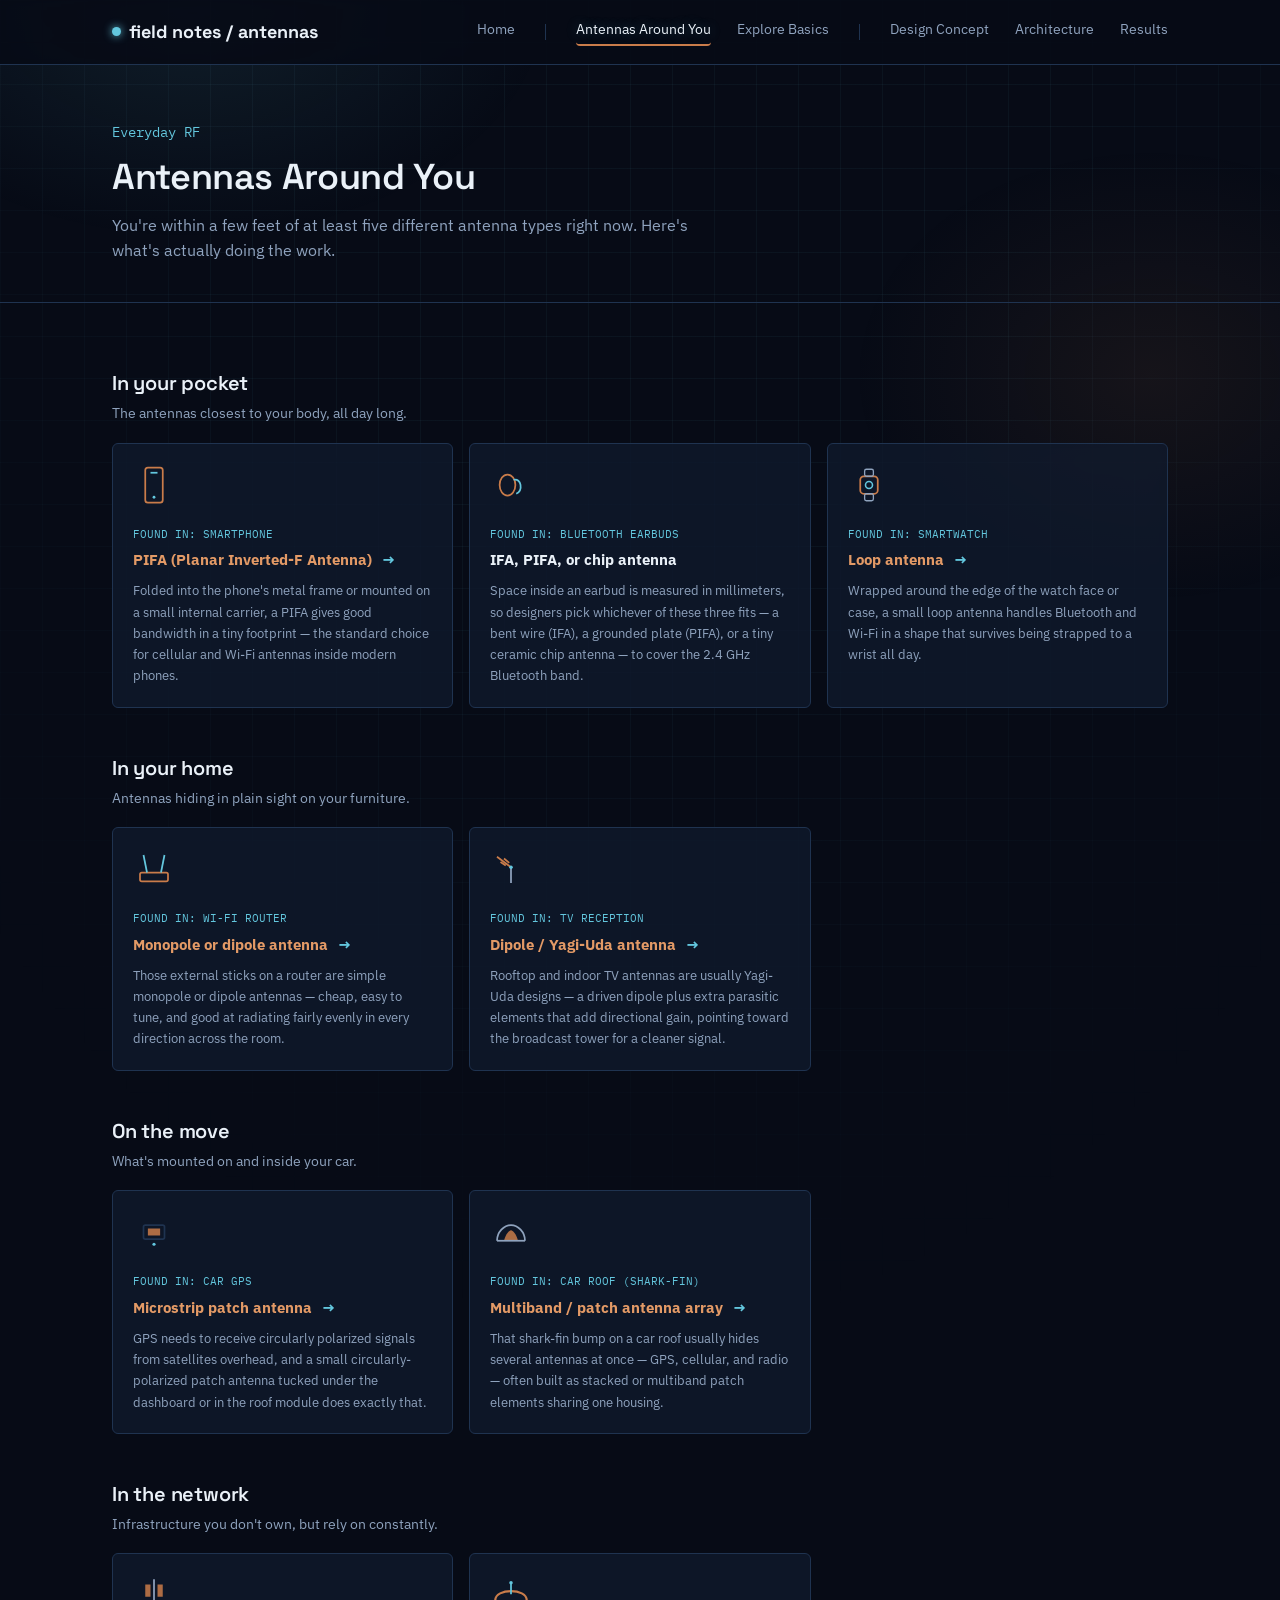
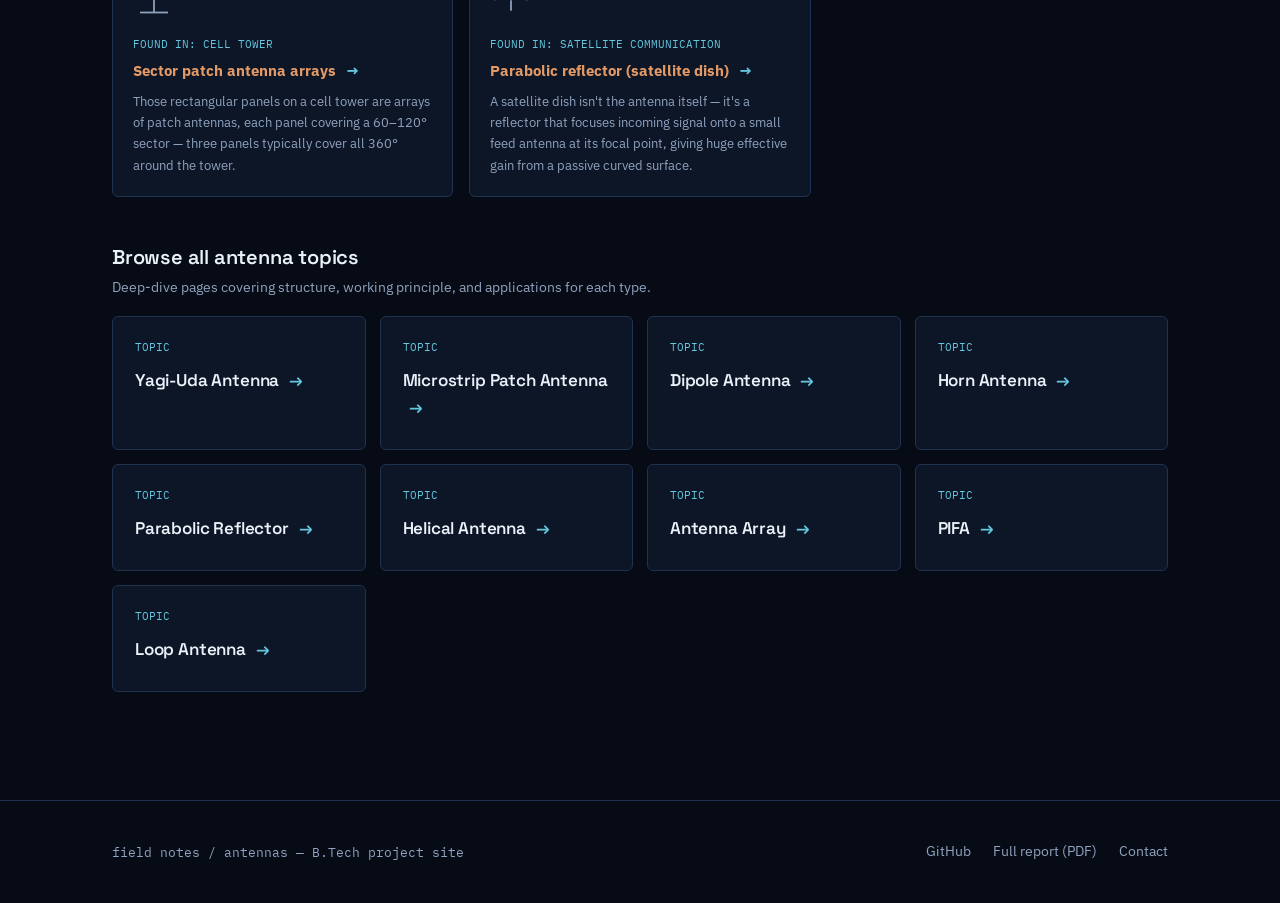
<file: everyday.html>
<!DOCTYPE html>
<html lang="en">
<head>
<meta charset="UTF-8">
<meta name="viewport" content="width=device-width, initial-scale=1.0">
<title>Antennas Around You — Field Notes</title>
<link rel="preconnect" href="https://fonts.googleapis.com">
<link href="https://fonts.googleapis.com/css2?family=Space+Grotesk:wght@400;500;600;700&family=IBM+Plex+Sans:wght@400;500;600&family=IBM+Plex+Mono:wght@400;500;600&display=swap" rel="stylesheet">
<link rel="stylesheet" href="style.css">
</head>
<body>

<nav id="site-nav"></nav>

<div class="page-header">
  <div class="wrap">
    <div class="kicker mono">Everyday RF</div>
    <h1>Antennas Around You</h1>
    <p>You're within a few feet of at least five different antenna types right now. Here's what's actually doing the work.</p>
  </div>
</div>

<section>
  <div class="wrap" id="everyday-root"></div>
</section>

<footer id="site-footer"></footer>

<script src="common.js"></script>
<script>
/* ============================================================
   EDIT ME: to add a new antenna example, copy one object below
   (inside the matching group's "items" array) and change the text.
   No HTML/CSS knowledge needed — icon, found_in, and description
   are the only fields that show up on the page.
   ============================================================ */
const EVERYDAY_GROUPS = [
  {
    title: "In your pocket",
    sub: "The antennas closest to your body, all day long.",
    items: [
      {
        icon: "phone",
        found_in: "Smartphone",
        title: "PIFA (Planar Inverted-F Antenna)",
        desc: "Folded into the phone's metal frame or mounted on a small internal carrier, a PIFA gives good bandwidth in a tiny footprint — the standard choice for cellular and Wi-Fi antennas inside modern phones.",
        topic: "pifa"
      },
      {
        icon: "earbud",
        found_in: "Bluetooth earbuds",
        title: "IFA, PIFA, or chip antenna",
        desc: "Space inside an earbud is measured in millimeters, so designers pick whichever of these three fits — a bent wire (IFA), a grounded plate (PIFA), or a tiny ceramic chip antenna — to cover the 2.4 GHz Bluetooth band."
      },
      {
        icon: "watch",
        found_in: "Smartwatch",
        title: "Loop antenna",
        desc: "Wrapped around the edge of the watch face or case, a small loop antenna handles Bluetooth and Wi-Fi in a shape that survives being strapped to a wrist all day.",
        topic: "loop"
      }
    ]
  },
  {
    title: "In your home",
    sub: "Antennas hiding in plain sight on your furniture.",
    items: [
      {
        icon: "router",
        found_in: "Wi-Fi router",
        title: "Monopole or dipole antenna",
        desc: "Those external sticks on a router are simple monopole or dipole antennas — cheap, easy to tune, and good at radiating fairly evenly in every direction across the room.",
        topic: "dipole"
      },
      {
        icon: "tv",
        found_in: "TV reception",
        title: "Dipole / Yagi-Uda antenna",
        desc: "Rooftop and indoor TV antennas are usually Yagi-Uda designs — a driven dipole plus extra parasitic elements that add directional gain, pointing toward the broadcast tower for a cleaner signal.",
        topic: "yagi-uda"
      }
    ]
  },
  {
    title: "On the move",
    sub: "What's mounted on and inside your car.",
    items: [
      {
        icon: "gps",
        found_in: "Car GPS",
        title: "Microstrip patch antenna",
        desc: "GPS needs to receive circularly polarized signals from satellites overhead, and a small circularly-polarized patch antenna tucked under the dashboard or in the roof module does exactly that.",
        topic: "patch"
      },
      {
        icon: "car-roof",
        found_in: "Car roof (shark-fin)",
        title: "Multiband / patch antenna array",
        desc: "That shark-fin bump on a car roof usually hides several antennas at once — GPS, cellular, and radio — often built as stacked or multiband patch elements sharing one housing.",
        topic: "patch"
      }
    ]
  },
  {
    title: "In the network",
    sub: "Infrastructure you don't own, but rely on constantly.",
    items: [
      {
        icon: "tower",
        found_in: "Cell tower",
        title: "Sector patch antenna arrays",
        desc: "Those rectangular panels on a cell tower are arrays of patch antennas, each panel covering a 60–120° sector — three panels typically cover all 360° around the tower.",
        topic: "array"
      },
      {
        icon: "dish",
        found_in: "Satellite communication",
        title: "Parabolic reflector (satellite dish)",
        desc: "A satellite dish isn't the antenna itself — it's a reflector that focuses incoming signal onto a small feed antenna at its focal point, giving huge effective gain from a passive curved surface.",
        topic: "parabolic"
      }
    ]
  }
];

const ICONS = {
  phone: `<svg viewBox="0 0 48 48" fill="none"><rect x="14" y="4" width="20" height="40" rx="3" stroke="#C97C4A" stroke-width="2"/><line x1="20" y1="10" x2="28" y2="10" stroke="#63C7DE" stroke-width="2"/><circle cx="24" cy="38" r="1.6" fill="#63C7DE"/></svg>`,
  earbud: `<svg viewBox="0 0 48 48" fill="none"><ellipse cx="20" cy="24" rx="9" ry="12" stroke="#C97C4A" stroke-width="2"/><path d="M27 18 C36 16 38 30 30 34" stroke="#63C7DE" stroke-width="2" fill="none"/></svg>`,
  watch: `<svg viewBox="0 0 48 48" fill="none"><rect x="14" y="14" width="20" height="20" rx="4" stroke="#C97C4A" stroke-width="2"/><rect x="19" y="6" width="10" height="8" rx="2" stroke="#8FA3BE" stroke-width="1.5"/><rect x="19" y="34" width="10" height="8" rx="2" stroke="#8FA3BE" stroke-width="1.5"/><circle cx="24" cy="24" r="4" stroke="#63C7DE" stroke-width="1.8"/></svg>`,
  router: `<svg viewBox="0 0 48 48" fill="none"><rect x="8" y="28" width="32" height="10" rx="2" stroke="#C97C4A" stroke-width="2"/><line x1="16" y1="28" x2="12" y2="8" stroke="#63C7DE" stroke-width="2"/><line x1="32" y1="28" x2="36" y2="8" stroke="#63C7DE" stroke-width="2"/></svg>`,
  tv: `<svg viewBox="0 0 48 48" fill="none"><line x1="24" y1="40" x2="24" y2="22" stroke="#8FA3BE" stroke-width="2"/><line x1="24" y1="22" x2="8" y2="10" stroke="#C97C4A" stroke-width="2"/><line x1="12" y1="16" x2="18" y2="20" stroke="#C97C4A" stroke-width="2"/><line x1="16" y1="12" x2="22" y2="17" stroke="#C97C4A" stroke-width="2"/><circle cx="24" cy="22" r="2" fill="#63C7DE"/></svg>`,
  gps: `<svg viewBox="0 0 48 48" fill="none"><rect x="12" y="16" width="24" height="16" rx="2" stroke="#1F3350" stroke-width="2"/><rect x="17" y="20" width="14" height="8" fill="#C97C4A" opacity="0.85"/><circle cx="24" cy="38" r="1.8" fill="#63C7DE"/></svg>`,
  "car-roof": `<svg viewBox="0 0 48 48" fill="none"><path d="M8 34 C8 24 16 16 24 16 C32 16 40 24 40 34" stroke="#8FA3BE" stroke-width="2" fill="none"/><path d="M16 34 C18 26 22 22 24 22 C26 22 30 26 32 34" fill="#C97C4A" opacity="0.85" stroke="none"/><line x1="8" y1="34" x2="40" y2="34" stroke="#8FA3BE" stroke-width="2"/></svg>`,
  tower: `<svg viewBox="0 0 48 48" fill="none"><line x1="24" y1="44" x2="24" y2="6" stroke="#8FA3BE" stroke-width="2"/><rect x="14" y="12" width="6" height="14" fill="#C97C4A" opacity="0.85"/><rect x="28" y="12" width="6" height="14" fill="#C97C4A" opacity="0.85"/><line x1="8" y1="44" x2="40" y2="44" stroke="#8FA3BE" stroke-width="2"/></svg>`,
  dish: `<svg viewBox="0 0 48 48" fill="none"><path d="M6 30 C6 16 42 16 42 30" stroke="#C97C4A" stroke-width="2.5" fill="none"/><line x1="24" y1="23" x2="24" y2="10" stroke="#63C7DE" stroke-width="2"/><circle cx="24" cy="10" r="2" fill="#63C7DE"/><line x1="24" y1="30" x2="24" y2="42" stroke="#8FA3BE" stroke-width="2"/></svg>`
};

const TOPIC_LABELS = {
  "yagi-uda": "Yagi-Uda Antenna",
  "patch": "Microstrip Patch Antenna",
  "dipole": "Dipole Antenna",
  "horn": "Horn Antenna",
  "parabolic": "Parabolic Reflector",
  "helical": "Helical Antenna",
  "array": "Antenna Array",
  "pifa": "PIFA",
  "loop": "Loop Antenna"
};

const root = document.getElementById("everyday-root");

function itemCard(item){
  const inner = `
    ${ICONS[item.icon] || ""}
    <span class="found-in">FOUND IN: ${item.found_in.toUpperCase()}</span>
    <h4>${item.title}${item.topic ? ' <span class="card-arrow">→</span>' : ''}</h4>
    <p>${item.desc}</p>
  `;
  return item.topic
    ? `<a class="item-card" href="antennas/antenna.html?type=${item.topic}">${inner}</a>`
    : `<div class="item-card">${inner}</div>`;
}

root.innerHTML = EVERYDAY_GROUPS.map(group => `
  <div class="everyday-group">
    <h2>${group.title}</h2>
    <div class="group-sub">${group.sub}</div>
    <div class="everyday-grid">
      ${group.items.map(itemCard).join("")}
    </div>
  </div>
`).join("") + `
  <div class="everyday-group">
    <h2>Browse all antenna topics</h2>
    <div class="group-sub">Deep-dive pages covering structure, working principle, and applications for each type.</div>
    <div class="topics-strip">
      ${Object.keys(TOPIC_LABELS).map(slug => `
        <a class="nav-card" href="antennas/antenna.html?type=${slug}">
          <div class="tag">TOPIC</div>
          <h3>${TOPIC_LABELS[slug]} <span class="card-arrow">→</span></h3>
        </a>
      `).join("")}
    </div>
  </div>
`;
</script>

</body>
</html>
</file>
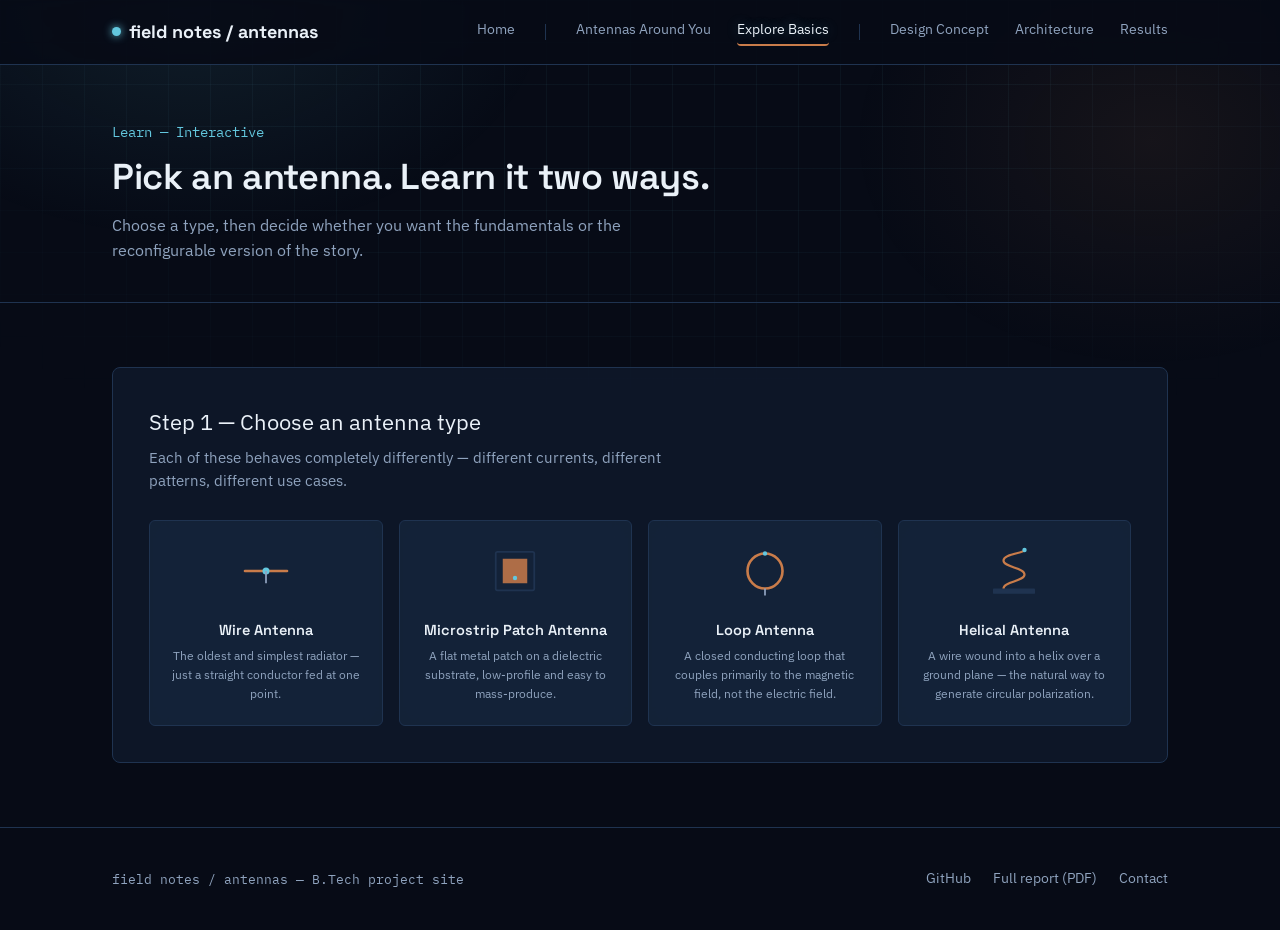
<file: explore.html>
<!DOCTYPE html>
<html lang="en">
<head>
<meta charset="UTF-8">
<meta name="viewport" content="width=device-width, initial-scale=1.0">
<title>Explore Antenna Basics — Field Notes</title>
<link rel="preconnect" href="https://fonts.googleapis.com">
<link href="https://fonts.googleapis.com/css2?family=Space+Grotesk:wght@400;500;600;700&family=IBM+Plex+Sans:wght@400;500;600&family=IBM+Plex+Mono:wght@400;500;600&display=swap" rel="stylesheet">
<link rel="stylesheet" href="style.css">
</head>
<body>

<nav id="site-nav"></nav>

<div class="page-header">
  <div class="wrap">
    <div class="kicker mono">Learn — Interactive</div>
    <h1>Pick an antenna. Learn it two ways.</h1>
    <p>Choose a type, then decide whether you want the fundamentals or the reconfigurable version of the story.</p>
  </div>
</div>

<section>
  <div class="wrap">
    <div class="explorer" id="explorer">
      <div class="explorer-crumb" id="explorer-crumb" style="display:none;">
        <button class="back" id="explorer-back">← back</button>
        <span id="explorer-crumb-text"></span>
      </div>

      <div id="step-type">
        <div class="explorer-title">Step 1 — Choose an antenna type</div>
        <div class="explorer-sub">Each of these behaves completely differently — different currents, different patterns, different use cases.</div>
        <div class="type-grid" id="type-grid"></div>
      </div>

      <div id="step-mode" style="display:none;">
        <div class="explorer-title">Step 2 — What do you want to see?</div>
        <div class="explorer-sub" id="mode-sub"></div>
        <div class="mode-grid">
          <div class="mode-card" tabindex="0" data-mode="normal">
            <div class="tag">OPTION A</div>
            <h3>Normal working</h3>
            <p>How it's built, how current flows, its radiation pattern, real-world uses, and a few fun facts.</p>
          </div>
          <div class="mode-card" tabindex="0" data-mode="reconfig">
            <div class="tag">OPTION B</div>
            <h3>Reconfigurability</h3>
            <p>How this antenna type can be made electronically adaptable, and where that field is headed.</p>
          </div>
        </div>
      </div>

      <div id="step-content" style="display:none;"></div>
    </div>
  </div>
</section>

<footer id="site-footer"></footer>

<script src="common.js"></script>
<script>
/* ============================================================
   EDIT ME: to add a new antenna type, add an entry to both
   `icons` and `antennaData` below with a matching key, and one
   line in `reconIntros`. Everything else builds itself.
   ============================================================ */
(function(){
  const icons = {
    wire: `<svg viewBox="0 0 64 64" fill="none" xmlns="http://www.w3.org/2000/svg">
      <line x1="8" y1="32" x2="56" y2="32" stroke="#C97C4A" stroke-width="3" stroke-linecap="round"/>
      <circle cx="32" cy="32" r="4" fill="#63C7DE"/>
      <line x1="32" y1="32" x2="32" y2="46" stroke="#8FA3BE" stroke-width="2"/>
    </svg>`,
    patch: `<svg viewBox="0 0 64 64" fill="none" xmlns="http://www.w3.org/2000/svg">
      <rect x="10" y="10" width="44" height="44" rx="2" fill="none" stroke="#1F3350" stroke-width="2"/>
      <rect x="18" y="18" width="28" height="28" fill="#C97C4A" opacity="0.85"/>
      <circle cx="32" cy="40" r="2.5" fill="#63C7DE"/>
    </svg>`,
    loop: `<svg viewBox="0 0 64 64" fill="none" xmlns="http://www.w3.org/2000/svg">
      <circle cx="32" cy="32" r="20" fill="none" stroke="#C97C4A" stroke-width="3"/>
      <line x1="32" y1="52" x2="32" y2="60" stroke="#8FA3BE" stroke-width="2"/>
      <circle cx="32" cy="12" r="2.5" fill="#63C7DE"/>
    </svg>`,
    helical: `<svg viewBox="0 0 64 64" fill="none" xmlns="http://www.w3.org/2000/svg">
      <rect x="8" y="52" width="48" height="6" rx="1" fill="#1F3350"/>
      <path d="M20 52 C20 44 44 44 44 36 C44 28 20 28 20 20 C20 12 44 12 44 8" stroke="#C97C4A" stroke-width="2.5" fill="none"/>
      <circle cx="44" cy="8" r="2.5" fill="#63C7DE"/>
    </svg>`
  };

  const antennaData = {
    wire: {
      name: "Wire Antenna (Dipole / Monopole)",
      blurb: "The oldest and simplest radiator — just a straight conductor fed at one point.",
      facts: [
        "The classic 'rabbit ear' TV antenna was two dipole arms sized to exactly half a wavelength.",
        "Marconi's 1901 transatlantic transmission used a wire antenna spanning hundreds of meters.",
        "A quarter-wave monopole over a ground plane behaves electrically like a full half-wave dipole — the ground 'mirrors' the missing half."
      ],
      theory: "A half-wave dipole is simply a straight wire, split at the center and fed there, with each arm roughly a quarter-wavelength long. Current peaks at the feed and tapers to zero at the tips, producing a doughnut-shaped radiation pattern with maximum radiation broadside to the wire and nulls along its axis. Feed-point impedance sits near <strong>73 Ω</strong> at resonance, close enough to 50/75 Ω lines that little matching is needed. Its simplicity is exactly why it still shows up everywhere — broadcast towers, walkie-talkies, and ham radio masts."
    },
    patch: {
      name: "Microstrip Patch Antenna",
      blurb: "A flat metal patch on a dielectric substrate, low-profile and easy to mass-produce.",
      facts: [
        "Patch antennas are why modern phones don't need a visible antenna sticking out anymore.",
        "The concept dates to 1953, but stayed impractical until low-loss PCB substrates matured in the 1970s.",
        "Almost every GPS receiver on Earth uses a circularly polarized patch antenna to track satellites reliably."
      ],
      theory: "A microstrip patch behaves like a leaky resonant cavity: the patch and ground plane form two radiating slots at opposite edges, spaced roughly half a guided wavelength apart. Because the whole structure is just metal etched on a PCB, it's thin, light, and cheap to manufacture in volume — the tradeoff is a narrower bandwidth and lower efficiency than a wire antenna of similar size. It radiates mainly broadside, which makes it the default choice for GPS, WLAN, and satellite terminals where a low profile matters more than raw bandwidth."
    },
    loop: {
      name: "Loop Antenna",
      blurb: "A closed conducting loop that couples primarily to the magnetic field, not the electric field.",
      facts: [
        "Small loop antennas are called 'magnetic' antennas because they respond mainly to the magnetic field component of a wave.",
        "Car and portable AM radios often hide a small ferrite-core loop antenna inside the case.",
        "Large 'magnetic loop' antennas are prized by ham radio operators for being compact yet efficient even at very low frequencies."
      ],
      theory: "When a loop's circumference is much smaller than a wavelength, current flows nearly uniformly around it, and the antenna radiates a figure-eight pattern with nulls in the plane of the loop — the opposite orientation to a dipole's pattern. This magnetic-dominant behavior makes small loops naturally good at rejecting local electric-field noise, which is exactly why they're favored for AM broadcast reception and near-field RFID readers, where interference rejection matters more than gain."
    },
    helical: {
      name: "Helical Antenna",
      blurb: "A wire wound into a helix over a ground plane — the natural way to generate circular polarization.",
      facts: [
        "Helical antennas are a default choice for satellite ground stations because they inherently produce circular polarization.",
        "Spacecraft have carried helical antennas since the earliest satellite missions.",
        "A helix can run in two very different modes — 'normal mode' (small, nearly omnidirectional) or 'axial mode' (large, highly directional) — just by changing its size relative to the wavelength."
      ],
      theory: "In axial mode, a helix with circumference near one wavelength radiates a focused beam directly along its own axis, with the wave's electric field naturally rotating as it travels — giving circular polarization without any extra circuitry. That built-in CP behavior, combined with decent gain and simple construction, is why helices are a staple for satellite telemetry, deep-space links, and any application where the receiver's orientation relative to the transmitter can't be guaranteed."
    }
  };

  const reconIntros = {
    wire: "A reconfigurable wire antenna typically changes its electrical length or loading — switching which segment of the wire is active shifts its resonant frequency or reshapes its pattern.",
    patch: "This is exactly the territory your project sits in: switching slots, stubs, or feed points on a patch reconfigures its frequency, beam direction, or polarization.",
    loop: "A reconfigurable loop usually switches its effective circumference or adds capacitive loading, shifting resonance or beam shape without changing its physical size.",
    helical: "Reconfigurable helices are less common but appear in adaptive satellite terminals — switching pitch or active turns can shift frequency or polarization sense."
  };

  const grid = document.getElementById('type-grid');
  Object.keys(antennaData).forEach(key => {
    const d = antennaData[key];
    const card = document.createElement('div');
    card.className = 'type-card';
    card.tabIndex = 0;
    card.dataset.type = key;
    card.innerHTML = icons[key] + `<h4>${d.name.split('(')[0].trim()}</h4><p>${d.blurb}</p>`;
    grid.appendChild(card);
  });

  const stepType = document.getElementById('step-type');
  const stepMode = document.getElementById('step-mode');
  const stepContent = document.getElementById('step-content');
  const crumb = document.getElementById('explorer-crumb');
  const crumbText = document.getElementById('explorer-crumb-text');
  const backBtn = document.getElementById('explorer-back');
  const modeSub = document.getElementById('mode-sub');

  let selectedType = null;

  function showStep(step){
    stepType.style.display = step === 'type' ? '' : 'none';
    stepMode.style.display = step === 'mode' ? '' : 'none';
    stepContent.style.display = step === 'content' ? '' : 'none';
    crumb.style.display = step === 'type' ? 'none' : 'flex';
  }

  function selectType(key){
    selectedType = key;
    modeSub.textContent = `You picked ${antennaData[key].name}. Now choose a lens to view it through.`;
    crumbText.textContent = antennaData[key].name;
    showStep('mode');
  }

  grid.addEventListener('click', e => {
    const card = e.target.closest('.type-card');
    if (card) selectType(card.dataset.type);
  });
  grid.addEventListener('keydown', e => {
    if (e.key === 'Enter' || e.key === ' ') {
      const card = e.target.closest('.type-card');
      if (card) { e.preventDefault(); selectType(card.dataset.type); }
    }
  });

  document.querySelectorAll('.mode-card').forEach(card => {
    card.addEventListener('click', () => renderContent(card.dataset.mode));
    card.addEventListener('keydown', e => {
      if (e.key === 'Enter' || e.key === ' ') { e.preventDefault(); renderContent(card.dataset.mode); }
    });
  });

  function renderContent(mode){
    const d = antennaData[selectedType];
    crumbText.textContent = d.name + ' — ' + (mode === 'normal' ? 'Normal working' : 'Reconfigurability');

    if (mode === 'normal') {
      stepContent.innerHTML = `
        <div class="content-hero">
          ${icons[selectedType]}
          <div><h3>${d.name}</h3><p>${d.blurb}</p></div>
        </div>
        <div class="facts-row">
          ${d.facts.map(f => `<div class="fact-card"><span class="tag">FUN FACT</span>${f}</div>`).join('')}
        </div>
        <div class="theory-block">${d.theory}</div>
      `;
    } else {
      stepContent.innerHTML = `
        <div class="content-hero">
          ${icons[selectedType]}
          <div><h3>Reconfigurable ${d.name}</h3><p>${reconIntros[selectedType]}</p></div>
        </div>

        <div class="theory-block" style="margin-bottom:24px;">
          A <strong>reconfigurable antenna</strong> can change one of its fundamental operating characteristics — frequency, radiation pattern, or polarization — electronically, using switches like PIN diodes, varactors, or RF-MEMS, instead of needing a physically different antenna. That matters in modern devices because space, weight, and cost usually only allow for one antenna: a phone, drone, or satellite terminal that can retune itself avoids stacking multiple fixed antennas side by side, and can adapt on the fly to changing channel conditions, standards, or interference.
        </div>

        <div class="recon-grid">
          <div class="recon-card"><span class="tag">TYPE 01</span><h4>Frequency reconfigurable</h4><p>Switches change the antenna's electrical length, shifting its resonant frequency — useful for devices that must hop between bands (GPS, Wi-Fi, LTE) with one radiator.</p></div>
          <div class="recon-card"><span class="tag">TYPE 02</span><h4>Pattern reconfigurable</h4><p>Switching parasitic elements or feed points steers or reshapes the main beam — a cheap alternative to a full phased array for beam steering or interference avoidance.</p></div>
          <div class="recon-card"><span class="tag">TYPE 03</span><h4>Polarization reconfigurable</h4><p>The subject of this project — switching slots or feed symmetry changes the radiated polarization between linear and circular (RHCP/LHCP) states.</p></div>
        </div>

        <div class="explorer-sub" style="margin-bottom:8px;">These aren't mutually exclusive — real designs increasingly combine two or all three:</div>
        <div class="combo-row">
          <div class="combo-pill">Frequency <span class="plus">+</span> Polarization</div>
          <div class="combo-pill">Frequency <span class="plus">+</span> Pattern</div>
          <div class="combo-pill">Pattern <span class="plus">+</span> Polarization</div>
          <div class="combo-pill">All three <span class="plus">+</span> combined</div>
        </div>

        <div class="explorer-sub" style="margin-bottom:8px;">Recent advancements worth knowing:</div>
        <div class="advances-list">
          <div class="advance-item"><span class="marker">→</span><p><strong>RF-MEMS and graphene switches</strong> — replacing PIN diodes with lower-loss, lower-power switching elements at millimeter-wave frequencies.</p></div>
          <div class="advance-item"><span class="marker">→</span><p><strong>Liquid-metal and liquid-crystal antennas</strong> — physically reshaping the radiator itself for continuous, rather than discrete, reconfiguration.</p></div>
          <div class="advance-item"><span class="marker">→</span><p><strong>Reconfigurable Intelligent Surfaces (RIS)</strong> — large arrays of reconfigurable elements proposed for 6G, redirecting signals around obstacles rather than radiating from a single point.</p></div>
          <div class="advance-item"><span class="marker">→</span><p><strong>Machine-learning-driven control</strong> — using real-time channel feedback to decide the antenna's state automatically, rather than a fixed switching sequence.</p></div>
        </div>
      `;
    }
    showStep('content');
  }

  backBtn.addEventListener('click', () => {
    if (stepContent.style.display !== 'none') { showStep('mode'); }
    else { showStep('type'); }
  });
})();
</script>

</body>
</html>
</file>
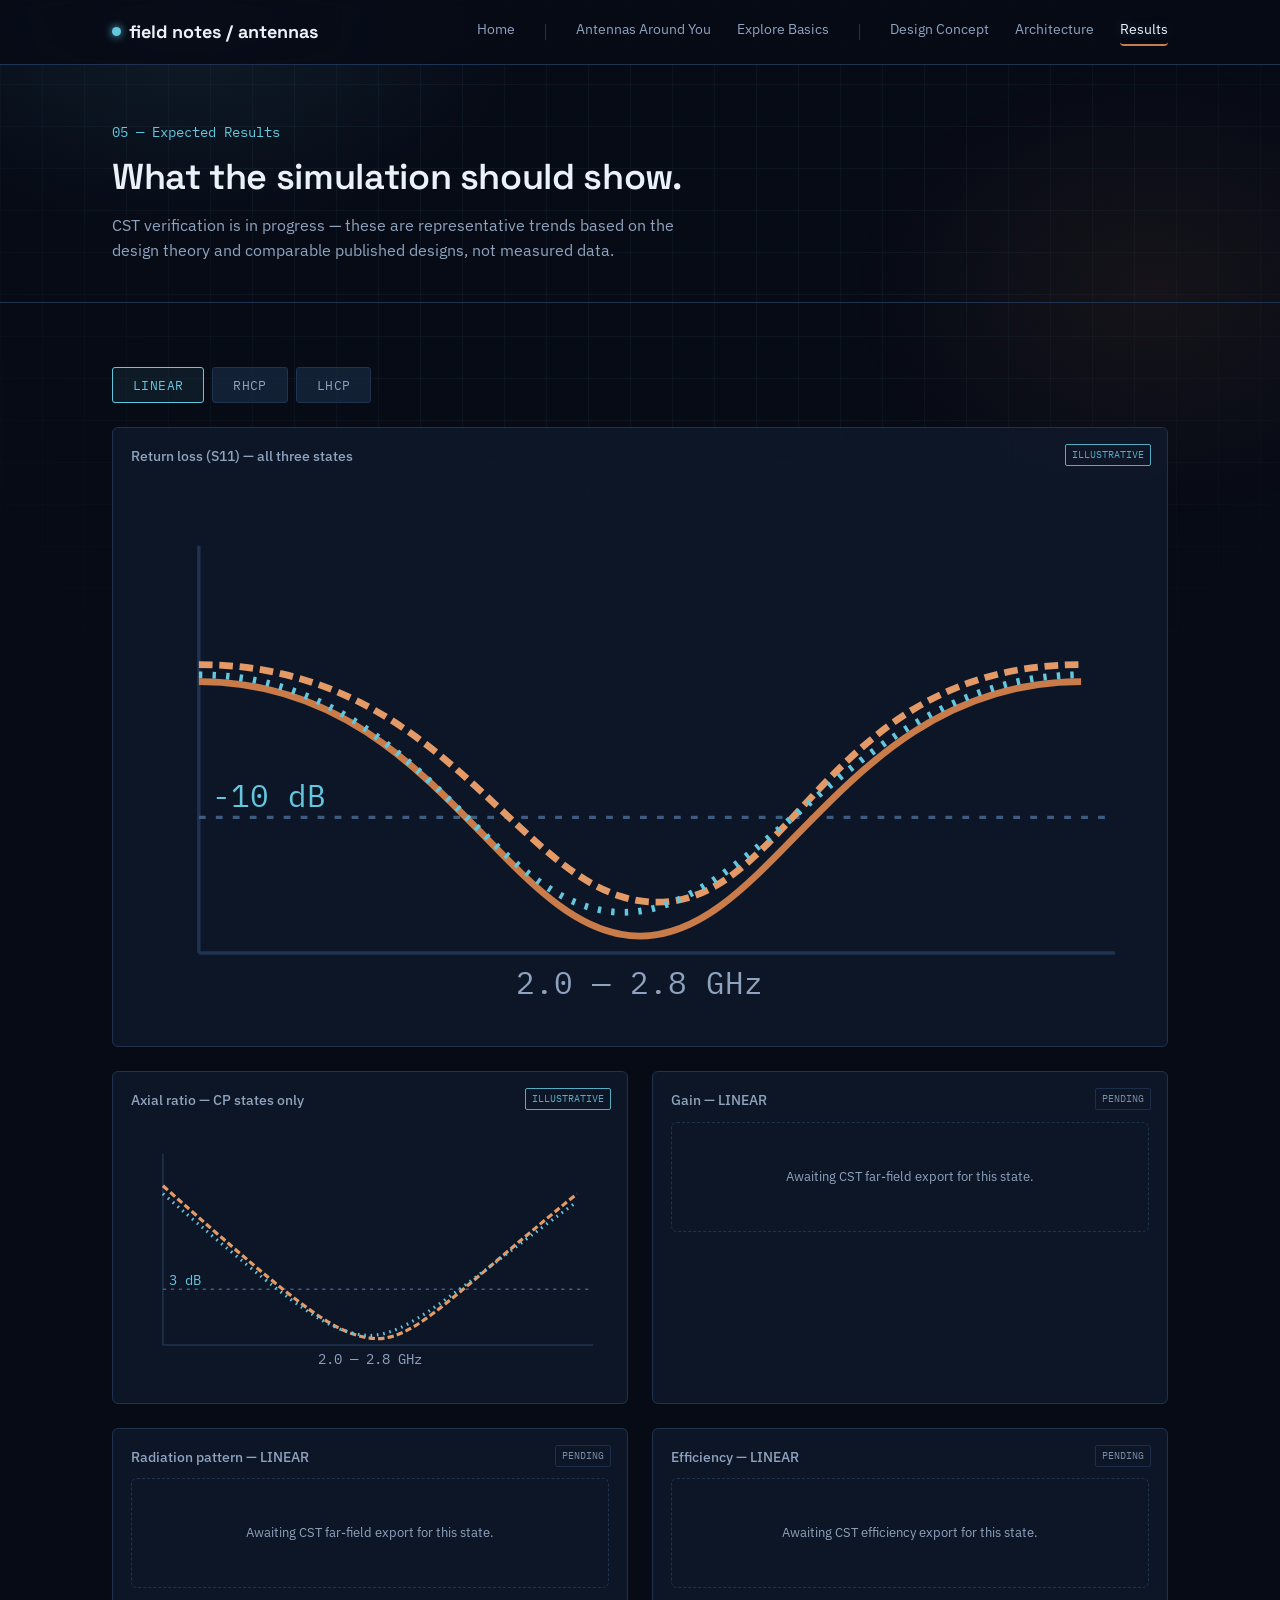
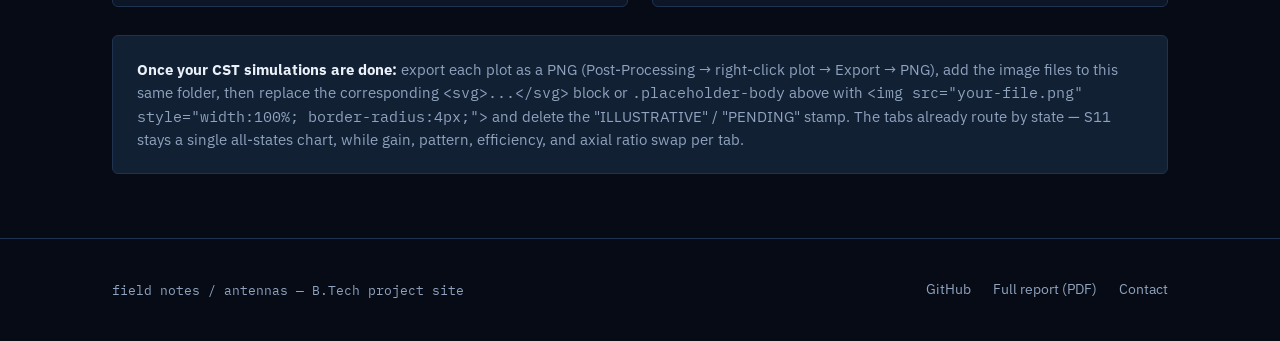
<file: results.html>
<!DOCTYPE html>
<html lang="en">
<head>
<meta charset="UTF-8">
<meta name="viewport" content="width=device-width, initial-scale=1.0">
<title>Expected Results — Field Notes</title>
<link rel="preconnect" href="https://fonts.googleapis.com">
<link href="https://fonts.googleapis.com/css2?family=Space+Grotesk:wght@400;500;600;700&family=IBM+Plex+Sans:wght@400;500;600&family=IBM+Plex+Mono:wght@400;500;600&display=swap" rel="stylesheet">
<link rel="stylesheet" href="style.css">
</head>
<body>

<nav id="site-nav"></nav>

<div class="page-header">
  <div class="wrap">
    <div class="kicker mono">05 — Expected Results</div>
    <h1>What the simulation should show.</h1>
    <p>CST verification is in progress — these are representative trends based on the design theory and comparable published designs, not measured data.</p>
  </div>
</div>

<section>
  <div class="wrap">
    <div class="results-tabs" role="tablist" aria-label="Polarization state">
      <button class="result-tab active" data-tab="linear" role="tab" aria-selected="true">LINEAR</button>
      <button class="result-tab" data-tab="rhcp" role="tab" aria-selected="false">RHCP</button>
      <button class="result-tab" data-tab="lhcp" role="tab" aria-selected="false">LHCP</button>
    </div>

    <div class="results-grid">
      <div class="chart-card" style="grid-column:1 / -1;">
        <span class="stamp">ILLUSTRATIVE</span>
        <h4>Return loss (S11) — all three states</h4>
        <svg viewBox="0 0 300 160" width="100%">
          <line x1="20" y1="20" x2="20" y2="140" stroke="#1F3350"/>
          <line x1="20" y1="140" x2="290" y2="140" stroke="#1F3350"/>
          <line x1="20" y1="100" x2="290" y2="100" stroke="#3E5C82" stroke-dasharray="2 3"/>
          <text x="24" y="97" fill="#63C7DE" font-size="9" font-family="IBM Plex Mono">-10 dB</text>
          <path d="M20,60 C90,60 110,135 150,135 C190,135 210,60 280,60" fill="none" stroke="#C97C4A" stroke-width="2"/>
          <path d="M20,55 C95,55 115,125 155,125 C195,125 205,55 280,55" fill="none" stroke="#E39A66" stroke-width="2" stroke-dasharray="4 2"/>
          <path d="M20,58 C85,58 105,128 145,128 C185,128 215,58 280,58" fill="none" stroke="#63C7DE" stroke-width="2" stroke-dasharray="1 3"/>
          <text x="150" y="152" fill="#8FA3BE" font-size="9" font-family="IBM Plex Mono" text-anchor="middle">2.0 — 2.8 GHz</text>
        </svg>
      </div>
      <div class="chart-card" data-cp-only>
        <span class="stamp">ILLUSTRATIVE</span>
        <h4>Axial ratio — CP states only</h4>
        <svg viewBox="0 0 300 160" width="100%">
          <line x1="20" y1="20" x2="20" y2="140" stroke="#1F3350"/>
          <line x1="20" y1="140" x2="290" y2="140" stroke="#1F3350"/>
          <line x1="20" y1="105" x2="290" y2="105" stroke="#3E5C82" stroke-dasharray="2 3"/>
          <text x="24" y="102" fill="#63C7DE" font-size="9" font-family="IBM Plex Mono">3 dB</text>
          <path d="M20,40 C110,120 130,135 155,136 C180,135 200,110 280,45" fill="none" stroke="#E39A66" stroke-width="2" stroke-dasharray="4 2"/>
          <path d="M20,45 C105,118 125,133 150,134 C175,133 195,112 280,50" fill="none" stroke="#63C7DE" stroke-width="2" stroke-dasharray="1 3"/>
          <text x="150" y="152" fill="#8FA3BE" font-size="9" font-family="IBM Plex Mono" text-anchor="middle">2.0 — 2.8 GHz</text>
        </svg>
      </div>
      <div class="chart-card placeholder-card">
        <span class="stamp">PENDING</span>
        <h4>Gain — <span class="tab-label">LINEAR</span></h4>
        <div class="placeholder-body">Awaiting CST far-field export for this state.</div>
      </div>
      <div class="chart-card placeholder-card">
        <span class="stamp">PENDING</span>
        <h4>Radiation pattern — <span class="tab-label">LINEAR</span></h4>
        <div class="placeholder-body">Awaiting CST far-field export for this state.</div>
      </div>
      <div class="chart-card placeholder-card">
        <span class="stamp">PENDING</span>
        <h4>Efficiency — <span class="tab-label">LINEAR</span></h4>
        <div class="placeholder-body">Awaiting CST efficiency export for this state.</div>
      </div>
    </div>

    <div class="theory-block" style="margin-top:28px;">
      <strong>Once your CST simulations are done:</strong> export each plot as a PNG (Post-Processing → right-click plot → Export → PNG), add the image files to this same folder, then replace the corresponding <span class="mono">&lt;svg&gt;...&lt;/svg&gt;</span> block or <span class="mono">.placeholder-body</span> above with <span class="mono">&lt;img src="your-file.png" style="width:100%; border-radius:4px;"&gt;</span> and delete the "ILLUSTRATIVE" / "PENDING" stamp. The tabs already route by state — S11 stays a single all-states chart, while gain, pattern, efficiency, and axial ratio swap per tab.
    </div>
  </div>
</section>

<footer id="site-footer"></footer>
<script src="common.js"></script>
<script>
(function(){
  const labels = { linear: "LINEAR", rhcp: "RHCP", lhcp: "LHCP" };
  const tabs = document.querySelectorAll('.result-tab');
  const cpOnly = document.querySelectorAll('[data-cp-only]');
  const tabLabels = document.querySelectorAll('.tab-label');
  tabs.forEach(t => t.addEventListener('click', () => {
    tabs.forEach(x => { x.classList.remove('active'); x.setAttribute('aria-selected', 'false'); });
    t.classList.add('active'); t.setAttribute('aria-selected', 'true');
    const key = t.dataset.tab;
    tabLabels.forEach(l => l.textContent = labels[key]);
    cpOnly.forEach(c => c.style.display = key === 'linear' ? 'none' : '');
  }));
})();
</script>
</body>
</html>
</file>
<file: style.css>
:root{
  --bg: #070B16;
  --bg-panel: #0F1A2Ccc;
  --bg-panel-2: #16263Dcc;
  --copper: #C97C4A;
  --copper-bright: #E39A66;
  --patina: #63C7DE;
  --patina-glow: rgba(99,199,222,0.35);
  --patina-wash: rgba(99,199,222,0.08);
  --ink: #EAF1F8;
  --ink-dim: #8FA3BE;
  --line: #1F3350;
  --radius: 3px;
  --ease: cubic-bezier(.2,.7,.3,1);
}
*{box-sizing:border-box;}
html{scroll-behavior:smooth;}
body{
  margin:0; background:var(--bg); color:var(--ink);
  font-family:'IBM Plex Sans', sans-serif; line-height:1.6; -webkit-font-smoothing:antialiased;
  position:relative;
  animation: pageFadeIn .5s var(--ease) both;
}
/* subtle technical grid + glow field behind everything */
body::before{
  content:""; position:fixed; inset:0; z-index:-2; pointer-events:none;
  background-image:
    linear-gradient(rgba(99,199,222,0.05) 1px, transparent 1px),
    linear-gradient(90deg, rgba(99,199,222,0.05) 1px, transparent 1px);
  background-size: 42px 42px;
  mask-image: radial-gradient(ellipse 80% 60% at 50% 0%, #000 40%, transparent 90%);
}
body::after{
  content:""; position:fixed; inset:0; z-index:-1; pointer-events:none;
  background:
    radial-gradient(600px 400px at 15% 0%, rgba(99,199,222,0.10), transparent 60%),
    radial-gradient(500px 380px at 90% 15%, rgba(201,124,74,0.08), transparent 60%);
}
@keyframes pageFadeIn{ from{ opacity:0; transform:translateY(6px); } to{ opacity:1; transform:none; } }
h1,h2,h3{ font-family:'Space Grotesk', sans-serif; font-weight:600; margin:0; letter-spacing:-0.01em; }
.mono{ font-family:'IBM Plex Mono', monospace; }
a{ color:var(--copper-bright); text-decoration:none; }
.wrap{ max-width:1120px; margin:0 auto; padding:0 32px; }
@media (max-width: 640px){ .wrap{ padding:0 20px; } }

/* NAV */
nav{ position:sticky; top:0; z-index:50; background:rgba(7,11,22,0.9); backdrop-filter:blur(6px); border-bottom:1px solid var(--line); }
nav .wrap{ display:flex; align-items:center; justify-content:space-between; height:64px; }
.brand{ font-family:'Space Grotesk'; font-weight:700; font-size:18px; color:var(--ink); text-decoration:none; display:flex; align-items:center; gap:8px;}
.brand .dot{ width:9px; height:9px; border-radius:50%; background:var(--patina); box-shadow:0 0 8px var(--patina);}
.navlinks{ display:flex; gap:26px; font-size:14px; align-items:center; }
.navlinks a{ color:var(--ink-dim); text-decoration:none; padding-bottom:4px; border-bottom:2px solid transparent; border-radius:4px; }
.navlinks a:hover{ color:var(--ink); }
.navlinks a.active{ color:var(--ink); border-bottom-color:var(--copper); }

/* Mobile nav */
.nav-toggle{ display:none; background:none; border:1px solid var(--line); border-radius:6px; width:38px; height:38px; cursor:pointer; align-items:center; justify-content:center; }
.nav-toggle span, .nav-toggle span::before, .nav-toggle span::after{
  content:""; display:block; width:18px; height:2px; background:var(--ink-dim); position:relative; transition:background .2s var(--ease);
}
.nav-toggle span::before{ position:absolute; top:-6px; }
.nav-toggle span::after{ position:absolute; top:6px; }
.nav-divider{ display:inline-block; width:1px; height:16px; background:var(--line); margin:0 4px; }
.nav-divider-label{ display:none; }
@media (max-width:720px){
  .nav-toggle{ display:flex; }
  .navlinks{
    position:fixed; top:64px; left:0; right:0; z-index:49;
    flex-direction:column; align-items:stretch; gap:0;
    background:rgba(7,11,22,0.98); backdrop-filter:blur(10px);
    border-bottom:1px solid var(--line);
    max-height:0; overflow:hidden; opacity:0;
    transition:max-height .3s var(--ease), opacity .25s var(--ease);
  }
  .navlinks.open{ max-height:460px; opacity:1; }
  .navlinks a{ padding:16px 24px; border-bottom:1px solid var(--line); border-radius:0; }
  .navlinks a.active{ background:var(--patina-wash); border-bottom:1px solid var(--line); }
  .nav-divider{ width:auto; height:auto; background:none; margin:0; padding:10px 24px 4px; border-top:1px solid var(--line); }
  .nav-divider-label{ display:block; font-size:10.5px; letter-spacing:0.08em; color:var(--patina); }
}

/* PAGE HEADER (subpages) */
.page-header{ padding:56px 0 40px; border-bottom:1px solid var(--line); }
.page-header .kicker{ color:var(--patina); font-size:14px; margin-bottom:14px; }
.page-header h1{ font-size:36px; line-height:1.15; margin-bottom:14px; }
@media (max-width:640px){ .page-header h1{ font-size:27px; } }
.page-header p{ color:var(--ink-dim); font-size:15.5px; max-width:60ch; margin:0; }

/* HERO (home only) */
.hero{ padding:88px 0 72px; }
.hero-grid{ display:grid; grid-template-columns:1.05fr 0.95fr; gap:56px; align-items:center; }
@media (max-width:900px){ .hero-grid{ grid-template-columns:1fr; } }
.kicker{ color:var(--patina); font-size:14px; margin-bottom:18px; }
.hero h1{ font-size:44px; line-height:1.12; margin-bottom:20px; }
@media (max-width:640px){ .hero h1{ font-size:32px; } }
.hero p.lead{ font-size:17px; color:var(--ink-dim); max-width:46ch; margin-bottom:28px; }
.cta-row{ display:flex; gap:14px; flex-wrap:wrap; }

.btn{ font-family:'IBM Plex Sans'; font-weight:500; font-size:14px; padding:12px 20px; border-radius:var(--radius);
  border:1px solid var(--copper); background:transparent; color:var(--ink); cursor:pointer; text-decoration:none; display:inline-block;
  transition:background .15s ease, color .15s ease; }
.btn.solid{ background:var(--copper); color:#070B16; border-color:var(--copper); font-weight:600; }
.btn:hover{ background:var(--copper); color:#070B16; }
.btn:focus-visible{ outline:2px solid var(--patina); outline-offset:2px; }

.demo-panel{ background:var(--bg-panel); border:1px solid var(--line); border-radius:6px; padding:24px; }
.demo-readout{ font-size:12.5px; color:var(--ink-dim); margin-bottom:14px; display:flex; justify-content:space-between; border-bottom:1px dashed var(--line); padding-bottom:10px; }
.demo-readout .state{ color:var(--copper-bright); }
.demo-buttons{ display:flex; gap:8px; margin-top:16px; flex-wrap:wrap; }
.state-btn{ flex:1; min-width:100px; padding:9px 10px; font-size:12.5px; font-family:'IBM Plex Mono'; background:var(--bg-panel-2); border:1px solid var(--line); color:var(--ink-dim); border-radius:var(--radius); cursor:pointer; }
.state-btn.active{ border-color:var(--copper); color:var(--copper-bright); background:#20385A; }
.state-btn:focus-visible{ outline:2px solid var(--patina); outline-offset:2px; }

section{ padding:64px 0; border-top:1px solid var(--line); }
section:first-of-type{ border-top:none; }
.section-head{ margin-bottom:36px; max-width:60ch; }
.section-head .kicker{ margin-bottom:10px; }
.section-head h2{ font-size:28px; }
.section-head p{ color:var(--ink-dim); font-size:15px; margin-top:10px; }

/* CARDS shared */
.card-grid-2{ display:grid; grid-template-columns:1fr 1fr; gap:24px; }
@media (max-width:860px){ .card-grid-2{ grid-template-columns:1fr; } }
.card-grid-3{ display:grid; grid-template-columns:repeat(3,1fr); gap:20px; }
@media (max-width:860px){ .card-grid-3{ grid-template-columns:1fr; } }

.schematic-notes dl{ margin:0; }
.schematic-notes dt{ font-family:'IBM Plex Mono'; font-size:13px; color:var(--copper-bright); margin-top:18px; }
.schematic-notes dt:first-child{ margin-top:0; }
.schematic-notes dd{ margin:4px 0 0; color:var(--ink-dim); font-size:14.5px; }

.steps{ display:grid; grid-template-columns:repeat(3,1fr); gap:1px; background:var(--line); border:1px solid var(--line); border-radius:6px; overflow:hidden; }
@media (max-width:760px){ .steps{ grid-template-columns:1fr; } }
.step{ background:var(--bg-panel); padding:26px 24px; }
.step .num{ font-family:'IBM Plex Mono'; color:var(--copper); font-size:13px; }
.step h3{ font-size:17px; margin:10px 0 8px; }
.step p{ color:var(--ink-dim); font-size:14px; margin:0; }

.fpga-state-picker{ display:flex; gap:8px; flex-wrap:wrap; margin-bottom:24px; max-width:520px; }
.fpga-state-picker .state-btn{ flex:1; min-width:130px; }

.flow{ display:flex; align-items:center; gap:0; overflow-x:auto; padding:8px 0 20px; }
.flow-block{ flex:0 0 auto; min-width:150px; background:var(--bg-panel); border:1px solid var(--line); border-radius:6px; padding:16px 14px; text-align:center; font-size:13.5px;
  transition:border-color .3s var(--ease), box-shadow .3s var(--ease), background-color .3s var(--ease); }
.flow-block.accent{ border-color:var(--copper); }
.flow-block.flow-active{ border-color:var(--patina); background-color:var(--patina-wash); box-shadow:0 0 0 1px var(--patina-glow), 0 0 18px var(--patina-glow); }
.flow-arrow{ flex:0 0 auto; width:34px; text-align:center; color:var(--copper); font-size:18px; opacity:0.4; transition:opacity .3s var(--ease), color .3s var(--ease); }
.flow-arrow.flow-active{ opacity:1; color:var(--patina); }
.flow-sub{ display:block; margin-top:6px; color:var(--ink-dim); font-size:12px; }

/* ---------- Project status ---------- */
.status-list{ display:grid; gap:10px; max-width:640px; }
.status-item{ display:flex; align-items:center; gap:14px; background:var(--bg-panel); border:1px solid var(--line); border-radius:6px; padding:14px 18px; font-size:14px; }
.status-item .status-icon{ font-family:'IBM Plex Mono'; font-size:15px; width:20px; text-align:center; flex:0 0 auto; }
.status-item.done .status-icon{ color:var(--patina); }
.status-item.progress .status-icon{ color:var(--copper-bright); }
.status-item.pending .status-icon{ color:var(--ink-dim); }
.status-item.pending{ opacity:0.65; }

.glossary{ display:grid; grid-template-columns:repeat(3,1fr); gap:20px; }
@media (max-width:860px){ .glossary{ grid-template-columns:1fr; } }
.gcard{ background:var(--bg-panel); border:1px solid var(--line); border-radius:6px; padding:20px; }
.gcard .tag{ font-family:'IBM Plex Mono'; font-size:11.5px; color:var(--patina); }
.gcard h3{ font-size:16px; margin:8px 0 8px; }
.gcard p{ color:var(--ink-dim); font-size:13.8px; margin:0; }

.results-tabs{ display:flex; gap:8px; margin-bottom:24px; }
.result-tab{ padding:9px 20px; font-family:'IBM Plex Mono'; font-size:12.5px; letter-spacing:0.03em; background:var(--bg-panel-2); border:1px solid var(--line); color:var(--ink-dim); border-radius:var(--radius); cursor:pointer; transition:border-color .2s var(--ease), color .2s var(--ease), background-color .2s var(--ease); }
.result-tab.active{ border-color:var(--patina); color:var(--patina); background:var(--patina-wash); }
.result-tab:focus-visible{ outline:2px solid var(--patina); outline-offset:2px; }
.results-grid{ display:grid; grid-template-columns:1fr 1fr; gap:24px; }
@media (max-width:860px){ .results-grid{ grid-template-columns:1fr; } }
.chart-card{ background:var(--bg-panel); border:1px solid var(--line); border-radius:6px; padding:18px; position:relative; }
.chart-card h4{ font-size:13.5px; font-weight:500; color:var(--ink-dim); margin:0 0 10px; }
.placeholder-card .placeholder-body{ height:110px; display:flex; align-items:center; justify-content:center; text-align:center; color:var(--ink-dim); font-size:13px; border:1px dashed var(--line); border-radius:6px; }
.placeholder-card .stamp{ color:var(--ink-dim); border-color:var(--line); }
.chart-card h4{ font-size:13.5px; font-weight:500; color:var(--ink-dim); margin:0 0 10px; }
.stamp{ position:absolute; top:16px; right:16px; font-family:'IBM Plex Mono'; font-size:10px; color:var(--patina); border:1px solid var(--patina); padding:2px 6px; border-radius:2px; opacity:0.85; }

footer{ border-top:1px solid var(--line); padding:40px 0; }
.footer-row{ display:flex; justify-content:space-between; flex-wrap:wrap; gap:16px; align-items:center; }
.footer-links{ display:flex; gap:22px; font-size:13.5px; }
.footer-links a{ color:var(--ink-dim); text-decoration:none; }
.footer-links a:hover{ color:var(--copper-bright); }
.fine{ color:var(--ink-dim); font-size:12.5px; }

/* HOME PAGE NAV CARDS (link out to each page) */
.nav-cards{ display:grid; grid-template-columns:repeat(3,1fr); gap:18px; }
@media (max-width:860px){ .nav-cards{ grid-template-columns:1fr 1fr; } }
@media (max-width:560px){ .nav-cards{ grid-template-columns:1fr; } }
.nav-card{ background:var(--bg-panel); border:1px solid var(--line); border-radius:6px; padding:22px; text-decoration:none; color:var(--ink); display:block; transition:border-color .15s ease, transform .15s ease; }
.nav-card:hover{ border-color:var(--copper); transform:translateY(-2px); }
.nav-card .tag{ font-family:'IBM Plex Mono'; font-size:11px; color:var(--patina); }
.nav-card h3{ font-size:17px; margin:10px 0 6px; }
.nav-card p{ font-size:13.5px; color:var(--ink-dim); margin:0; }

/* EXPLORER (used on explore.html) */
.explorer{ background:var(--bg-panel); border:1px solid var(--line); border-radius:8px; padding:36px; }
.explorer-crumb{ font-family:'IBM Plex Mono'; font-size:12px; color:var(--ink-dim); margin-bottom:24px; display:flex; align-items:center; gap:8px; }
.explorer-crumb .back{ background:none; border:none; color:var(--patina); cursor:pointer; font-family:'IBM Plex Mono'; font-size:12px; padding:0; }
.explorer-crumb .back:hover{ text-decoration:underline; }
.explorer-title{ font-size:22px; margin-bottom:6px; }
.explorer-sub{ color:var(--ink-dim); font-size:14.5px; margin-bottom:28px; max-width:60ch; }

.type-grid{ display:grid; grid-template-columns:repeat(4,1fr); gap:16px; }
@media (max-width:900px){ .type-grid{ grid-template-columns:repeat(2,1fr); } }
@media (max-width:520px){ .type-grid{ grid-template-columns:1fr; } }
.type-card{ background:var(--bg-panel-2); border:1px solid var(--line); border-radius:6px; padding:22px 16px; text-align:center; cursor:pointer; transition:border-color .15s ease, transform .15s ease; color:var(--ink); }
.type-card:hover{ border-color:var(--patina); transform:translateY(-2px); }
.type-card:focus-visible{ outline:2px solid var(--patina); outline-offset:2px; }
.type-card svg{ width:56px; height:56px; margin-bottom:12px; }
.type-card h4{ font-size:14.5px; font-weight:600; margin:0 0 4px; font-family:'Space Grotesk'; }
.type-card p{ font-size:12px; color:var(--ink-dim); margin:0; }

.mode-grid{ display:grid; grid-template-columns:1fr 1fr; gap:20px; }
@media (max-width:700px){ .mode-grid{ grid-template-columns:1fr; } }
.mode-card{ background:var(--bg-panel-2); border:1px solid var(--line); border-radius:6px; padding:28px; cursor:pointer; transition:border-color .15s ease, transform .15s ease; text-align:left; color:var(--ink); }
.mode-card:hover{ border-color:var(--copper); transform:translateY(-2px); }
.mode-card:focus-visible{ outline:2px solid var(--patina); outline-offset:2px; }
.mode-card .tag{ font-family:'IBM Plex Mono'; font-size:11px; color:var(--patina); }
.mode-card h3{ font-size:19px; margin:10px 0 8px; }
.mode-card p{ color:var(--ink-dim); font-size:13.8px; margin:0; }

.content-hero{ display:flex; gap:24px; align-items:center; margin-bottom:28px; flex-wrap:wrap; }
.content-hero svg{ width:84px; height:84px; flex:0 0 auto; }
.content-hero h3{ font-size:24px; margin-bottom:6px; }
.content-hero p{ color:var(--ink-dim); font-size:14px; margin:0; max-width:52ch; }

.facts-row{ display:grid; grid-template-columns:repeat(3,1fr); gap:14px; margin-bottom:28px; }
@media (max-width:800px){ .facts-row{ grid-template-columns:1fr; } }
.fact-card{ background:var(--bg-panel-2); border:1px solid var(--line); border-left:3px solid var(--copper); border-radius:4px; padding:16px; font-size:13.5px; color:var(--ink); }
.fact-card .tag{ font-family:'IBM Plex Mono'; font-size:10.5px; color:var(--copper-bright); display:block; margin-bottom:6px; }

.theory-block{ background:var(--bg-panel-2); border:1px solid var(--line); border-radius:6px; padding:22px 24px; font-size:14.5px; color:var(--ink-dim); }
.theory-block strong{ color:var(--ink); }

.recon-grid{ display:grid; grid-template-columns:repeat(3,1fr); gap:16px; margin:24px 0; }
@media (max-width:800px){ .recon-grid{ grid-template-columns:1fr; } }
.recon-card{ background:var(--bg-panel-2); border:1px solid var(--line); border-radius:6px; padding:18px; }
.recon-card .tag{ font-family:'IBM Plex Mono'; font-size:11px; color:var(--patina); }
.recon-card h4{ font-size:15px; margin:8px 0 6px; }
.recon-card p{ font-size:13px; color:var(--ink-dim); margin:0; }

.combo-row{ display:flex; flex-wrap:wrap; gap:10px; margin:20px 0 28px; }
.combo-pill{ background:var(--bg-panel-2); border:1px solid var(--line); border-radius:20px; padding:8px 16px; font-size:12.5px; font-family:'IBM Plex Mono'; color:var(--ink); display:flex; align-items:center; gap:6px; }
.combo-pill .plus{ color:var(--copper); }

.advances-list{ display:grid; gap:12px; }
.advance-item{ display:flex; gap:14px; background:var(--bg-panel-2); border:1px solid var(--line); border-radius:6px; padding:14px 16px; }
.advance-item .marker{ color:var(--patina); font-family:'IBM Plex Mono'; font-size:12px; flex:0 0 auto; padding-top:1px; }
.advance-item p{ margin:0; font-size:13.8px; color:var(--ink-dim); }
.advance-item strong{ color:var(--ink); }

/* EVERYDAY ANTENNAS PAGE */
.everyday-group{ margin-bottom:44px; }
.everyday-group h2{ font-size:20px; margin-bottom:4px; }
.everyday-group .group-sub{ color:var(--ink-dim); font-size:13.5px; margin-bottom:18px; }
.everyday-grid{ display:grid; grid-template-columns:repeat(3,1fr); gap:16px; }
@media (max-width:900px){ .everyday-grid{ grid-template-columns:repeat(2,1fr); } }
@media (max-width:600px){ .everyday-grid{ grid-template-columns:1fr; } }
.item-card{ background:var(--bg-panel); border:1px solid var(--line); border-radius:6px; padding:20px; }
.item-card svg{ width:42px; height:42px; margin-bottom:12px; }
.item-card .found-in{ font-family:'IBM Plex Mono'; font-size:10.5px; color:var(--patina); margin-bottom:6px; display:block; }
.item-card h4{ font-size:15px; margin:0 0 8px; }
.item-card p{ font-size:13.3px; color:var(--ink-dim); margin:0; }

/* ---------- Glassmorphism + robotic active/hover system ---------- */
.demo-panel, .step, .gcard, .chart-card, .flow-block, .nav-card, .type-card,
.mode-card, .fact-card, .theory-block, .recon-card, .advance-item,
.item-card, .explorer, .combo-pill{
  backdrop-filter: blur(10px);
  -webkit-backdrop-filter: blur(10px);
}

/* Consistent interactive-surface treatment: dark/neutral at rest,
   soft cyan wash + glow + lift when hovered, focused, or active. */
.nav-card, .type-card, .mode-card, a.item-card, .state-btn, .navlinks a, .btn{
  transition: background-color .25s var(--ease), border-color .25s var(--ease),
              box-shadow .25s var(--ease), transform .25s var(--ease), color .25s var(--ease);
}
.nav-card:hover, .type-card:hover, .mode-card:hover, a.item-card:hover{
  background-color: var(--patina-wash);
  border-color: var(--patina);
  box-shadow: 0 0 0 1px var(--patina-glow), 0 8px 28px -8px var(--patina-glow), 0 6px 18px rgba(0,0,0,.35);
  transform: translateY(-3px) scale(1.005);
}
.nav-card:focus-visible, .type-card:focus-visible, .mode-card:focus-visible, a.item-card:focus-visible{
  outline:none; background-color: var(--patina-wash); border-color: var(--patina);
  box-shadow: 0 0 0 2px var(--patina-glow);
}
.state-btn.active{
  box-shadow: 0 0 0 1px var(--copper), 0 0 16px rgba(201,124,74,0.35);
}
.navlinks a.active{
  color: var(--ink); text-shadow: 0 0 12px var(--patina-glow);
}
.navlinks a:hover{ color:var(--ink); }
.btn:hover{ box-shadow: 0 0 18px rgba(201,124,74,0.4); }

/* small arrow affordance for clickable cards */
.card-arrow{ display:inline-block; margin-left:6px; transition: transform .25s var(--ease); color:var(--patina); }
a.item-card:hover .card-arrow, .nav-card:hover .card-arrow{ transform: translateX(4px); }

/* ---------- RF animated background (topic pages) ---------- */
.rf-bg{ position:fixed; inset:0; z-index:-1; overflow:hidden; opacity:0.32; pointer-events:none; }
.rf-bg svg{ width:100%; height:100%; }
.rf-ring{ fill:none; stroke:var(--patina); stroke-width:1; transform-origin:center; animation: rfRipple 4.5s ease-out infinite; }
.rf-ring:nth-child(2){ animation-delay:1.1s; }
.rf-ring:nth-child(3){ animation-delay:2.2s; }
.rf-ring:nth-child(4){ animation-delay:3.3s; }
@keyframes rfRipple{ 0%{ transform:scale(0.15); opacity:0.9; } 100%{ transform:scale(1); opacity:0; } }

.rf-sweep{ transform-origin:center; animation: rfSweep 5s linear infinite; }
@keyframes rfSweep{ from{ transform:rotate(0deg); } to{ transform:rotate(360deg); } }

.rf-pulse{ animation: rfPulseMove 3.6s linear infinite; }
@keyframes rfPulseMove{ 0%{ transform:translateX(-40px); opacity:0; } 15%{ opacity:1; } 100%{ transform:translateX(720px); opacity:0; } }
.rf-pulse:nth-child(2){ animation-delay:0.9s; }
.rf-pulse:nth-child(3){ animation-delay:1.8s; }
.rf-pulse:nth-child(4){ animation-delay:2.7s; }

.rf-field-line{ stroke-dasharray: 6 8; animation: rfDash 2.4s linear infinite; }
@keyframes rfDash{ to{ stroke-dashoffset:-28; } }

/* ---------- Topic page layout ---------- */
.topic-back{ font-family:'IBM Plex Mono'; font-size:12.5px; color:var(--patina); text-decoration:none; display:inline-flex; align-items:center; gap:6px; margin-bottom:18px; }
.topic-back:hover{ text-decoration:underline; }
.topic-hero{ padding:64px 0 44px; }
.topic-hero .kicker{ color:var(--patina); font-size:13.5px; margin-bottom:12px; }
.topic-hero h1{ font-size:40px; margin-bottom:14px; }
@media (max-width:640px){ .topic-hero h1{ font-size:29px; } }
.topic-hero p.tagline{ color:var(--ink-dim); font-size:16px; max-width:60ch; margin:0 0 22px; }
.stat-row{ display:flex; gap:12px; flex-wrap:wrap; }
.stat-chip{ background:var(--bg-panel); border:1px solid var(--line); border-radius:20px; padding:8px 16px; font-family:'IBM Plex Mono'; font-size:12px; }
.stat-chip b{ color:var(--patina); font-weight:600; }

.structure-grid{ display:grid; grid-template-columns:repeat(2,1fr); gap:16px; }
@media (max-width:700px){ .structure-grid{ grid-template-columns:1fr; } }
.structure-card{ background:var(--bg-panel); border:1px solid var(--line); border-left:3px solid var(--copper); border-radius:6px; padding:18px; }
.structure-card h4{ font-size:15px; margin:0 0 6px; }
.structure-card p{ font-size:13.5px; color:var(--ink-dim); margin:0; }

.characteristics-grid{ display:flex; flex-wrap:wrap; gap:12px; }
.characteristic-pill{ background:var(--bg-panel-2); border:1px solid var(--line); border-radius:6px; padding:12px 16px; min-width:140px; }
.characteristic-pill .label{ font-family:'IBM Plex Mono'; font-size:10.5px; color:var(--patina); display:block; margin-bottom:4px; }
.characteristic-pill .value{ font-size:14px; }

.app-grid{ display:grid; grid-template-columns:repeat(3,1fr); gap:16px; }
@media (max-width:860px){ .app-grid{ grid-template-columns:1fr; } }
.app-card{ background:var(--bg-panel); border:1px solid var(--line); border-radius:6px; padding:18px; }
.app-card h4{ font-size:14.5px; margin:0 0 6px; }
.app-card p{ font-size:13px; color:var(--ink-dim); margin:0; }

/* All-topics browse strip */
.topics-strip{ display:grid; grid-template-columns:repeat(4,1fr); gap:14px; }
@media (max-width:860px){ .topics-strip{ grid-template-columns:repeat(2,1fr); } }
@media (max-width:520px){ .topics-strip{ grid-template-columns:1fr; } }

/* ---------- Polarization state table ---------- */
.state-table{ border:1px solid var(--line); border-radius:8px; overflow:hidden; max-width:520px; }
.state-table-row{ display:grid; grid-template-columns:1fr 1fr 1.4fr; }
.state-table-row + .state-table-row{ border-top:1px solid var(--line); }
.state-table-row span{ padding:14px 18px; font-size:14px; }
.state-table-head{ background:var(--bg-panel-2); }
.state-table-head span{ font-family:'IBM Plex Mono'; font-size:11.5px; color:var(--ink-dim); letter-spacing:0.05em; }
.state-table-row:not(.state-table-head){ background:var(--bg-panel); }
.state-table-row:not(.state-table-head):hover{ background-color:var(--patina-wash); }
.state-table .accent{ color:var(--patina); font-weight:600; }

/* ---------- Interactive structure diagram ---------- */
.structure-interactive{ display:grid; grid-template-columns:260px 1fr; gap:28px; align-items:start; }
@media (max-width:800px){ .structure-interactive{ grid-template-columns:1fr; } }
.structure-diagram{ background:var(--bg-panel); border:1px solid var(--line); border-radius:8px; padding:12px; }
.struct-node{ cursor:pointer; }
.struct-halo{ transition:stroke .2s var(--ease), fill .2s var(--ease); }
.struct-dot{ transition:fill .2s var(--ease), r .2s var(--ease); }
.struct-node:hover .struct-halo, .struct-node.active .struct-halo{ stroke:var(--patina); fill:var(--patina-wash); }
.struct-node:hover .struct-dot, .struct-node.active .struct-dot{ fill:var(--patina); r:9; }
.structure-card{ transition:background-color .2s var(--ease), border-color .2s var(--ease), transform .2s var(--ease); }
.structure-card.active{ background-color:var(--patina-wash); border-left-color:var(--patina); transform:translateX(3px); }

/* ---------- Radiation pattern ---------- */
.pattern-row{ display:grid; grid-template-columns:280px 1fr; gap:28px; align-items:center; }
@media (max-width:700px){ .pattern-row{ grid-template-columns:1fr; } }
.pattern-diagram{ background:var(--bg-panel); border:1px solid var(--line); border-radius:8px; padding:12px; }
.pattern-poly{ animation:patternPulse 3.2s ease-in-out infinite; transform-origin:center; }
@keyframes patternPulse{ 0%,100%{ opacity:0.85; } 50%{ opacity:1; filter:drop-shadow(0 0 6px var(--patina-glow)); } }
.pattern-note p{ color:var(--ink-dim); font-size:14.5px; margin:0; }

/* ---------- Reconfigurability panel ---------- */
.recon-answer{ background:var(--bg-panel-2); border:1px solid var(--line); border-radius:8px; padding:22px 24px; border-left:3px solid var(--line); }
.recon-answer.yes{ border-left-color:var(--patina); }
.recon-answer.no{ border-left-color:var(--ink-dim); }
.recon-flag{ font-family:'IBM Plex Mono'; font-size:12px; letter-spacing:0.04em; display:block; margin-bottom:10px; }
.recon-answer.yes .recon-flag{ color:var(--patina); }
.recon-answer.no .recon-flag{ color:var(--ink-dim); }
.recon-answer p{ margin:0; color:var(--ink-dim); font-size:14.5px; }

/* ---------- Related antennas ---------- */
.related-grid{ display:grid; grid-template-columns:repeat(2,1fr); gap:18px; }
@media (max-width:700px){ .related-grid{ grid-template-columns:1fr; } }
.related-grid .nav-card p{ margin-top:6px; }

/* ---------- Extra RF background variants ---------- */
.rf-field-ring{ fill:none; stroke:var(--patina); stroke-width:1; animation:rfFieldPulse 4s ease-out infinite; }
.rf-field-ring:nth-child(2){ animation-delay:0.7s; }
.rf-field-ring:nth-child(3){ animation-delay:1.4s; }
.rf-field-ring:nth-child(4){ animation-delay:2.1s; }
@keyframes rfFieldPulse{ 0%{ opacity:0.7; } 100%{ opacity:0; } }

.rf-ring-b{ stroke:var(--copper); animation-delay:2.25s; }

.rf-spiral{ animation:rfSpiralTurn 9s linear infinite; transform-origin:center; }
@keyframes rfSpiralTurn{ from{ transform:translate(400px,300px) rotate(0deg); } to{ transform:translate(400px,300px) rotate(360deg); } }

.rf-converge{ stroke:var(--patina); stroke-width:1; opacity:0; animation:rfConverge 3.6s ease-in-out infinite; }
@keyframes rfConverge{ 0%{ opacity:0; } 30%{ opacity:0.5; } 100%{ opacity:0; } }

.rf-ring-multi{ fill:none; stroke:var(--copper); stroke-width:1; transform-origin:center; animation:rfRipple 4.2s ease-out infinite; }

@media (prefers-reduced-motion: reduce){
  * { animation-duration:0.001ms !important; transition-duration:0.001ms !important; }
  body{ animation:none; }
}
</file>
